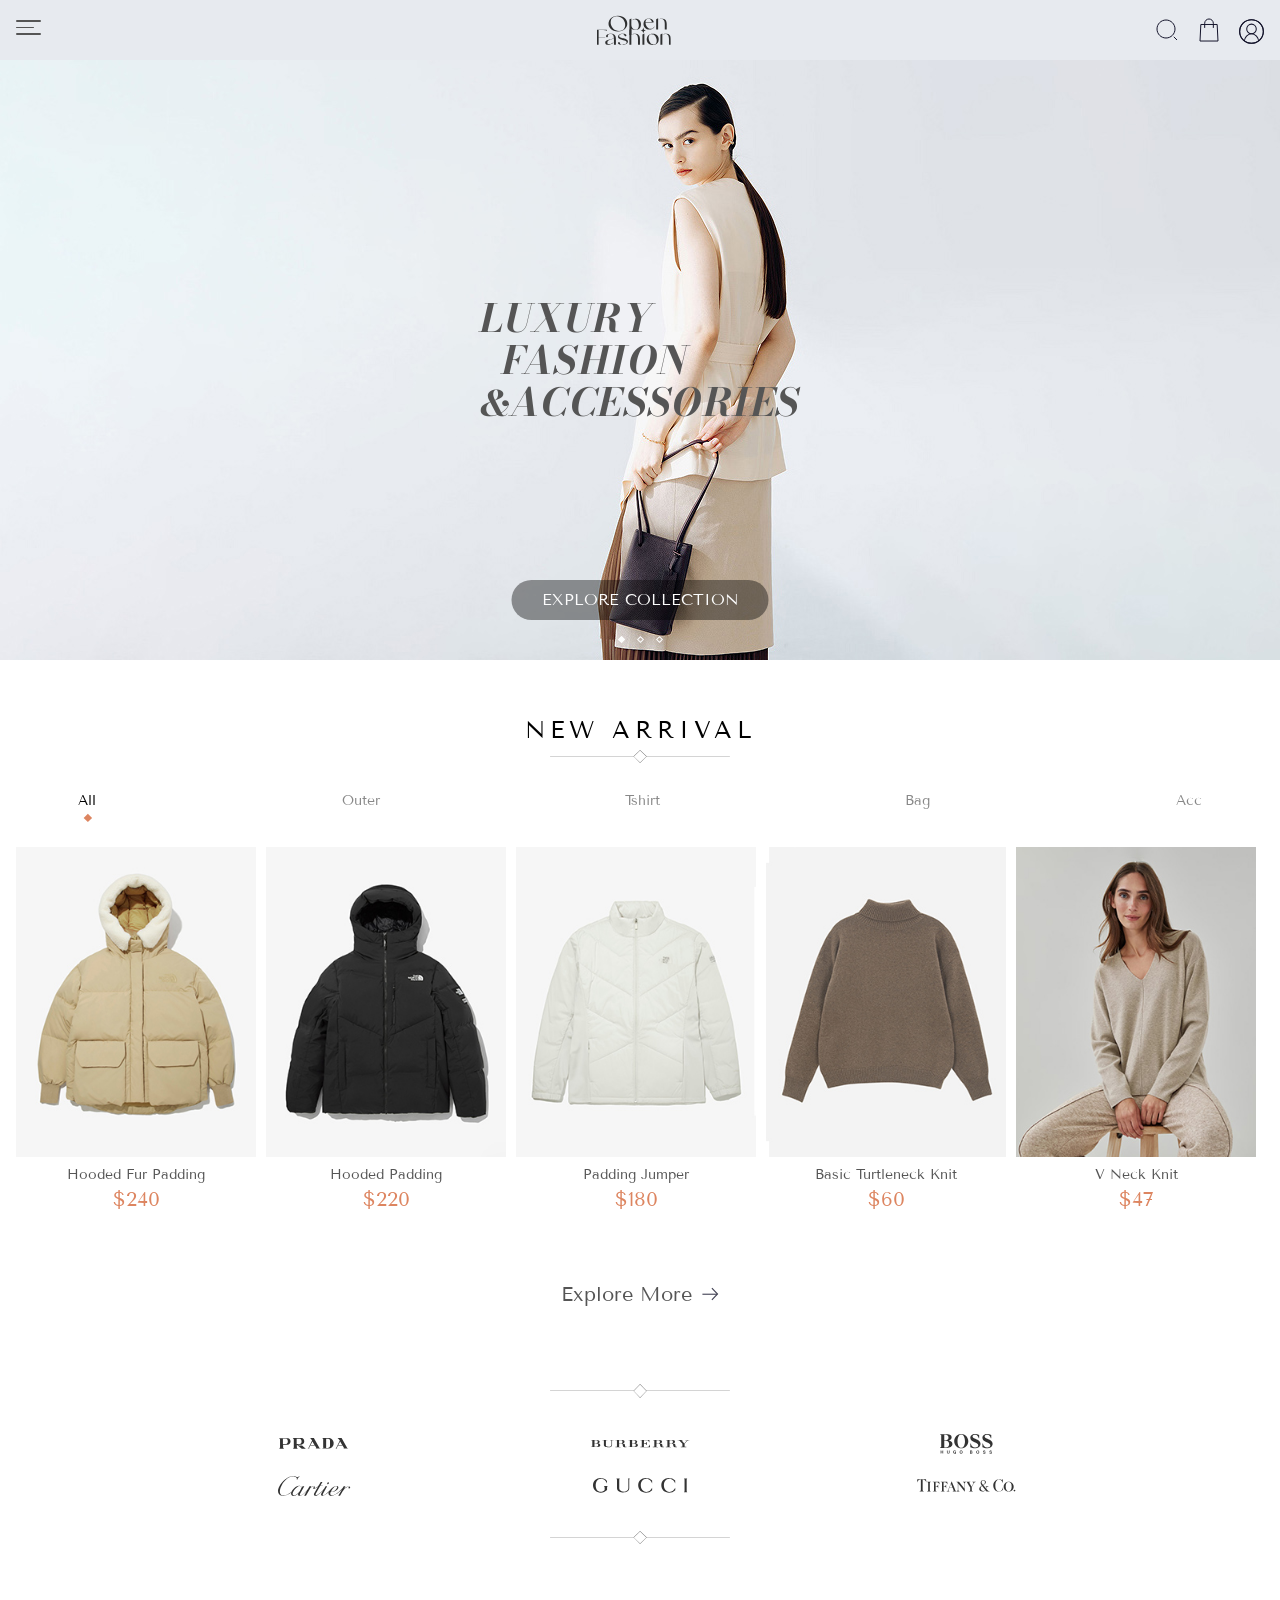
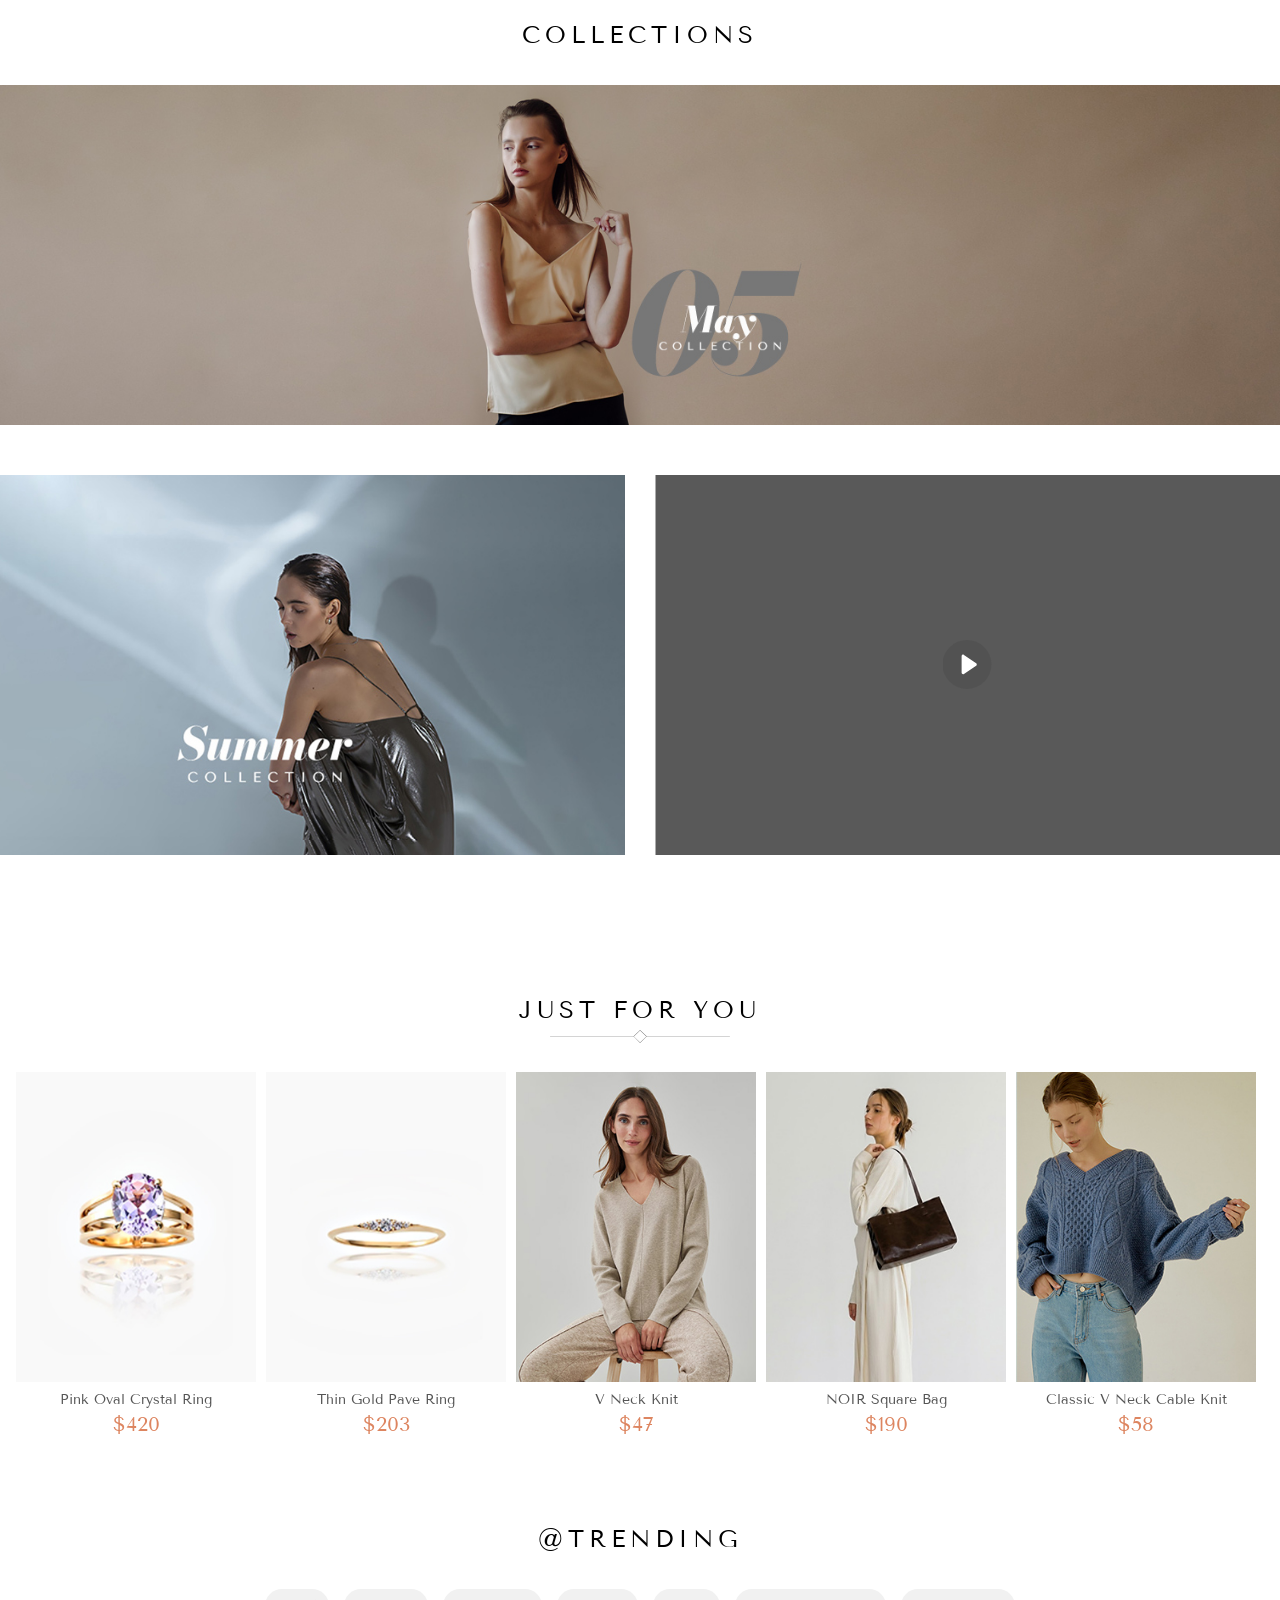
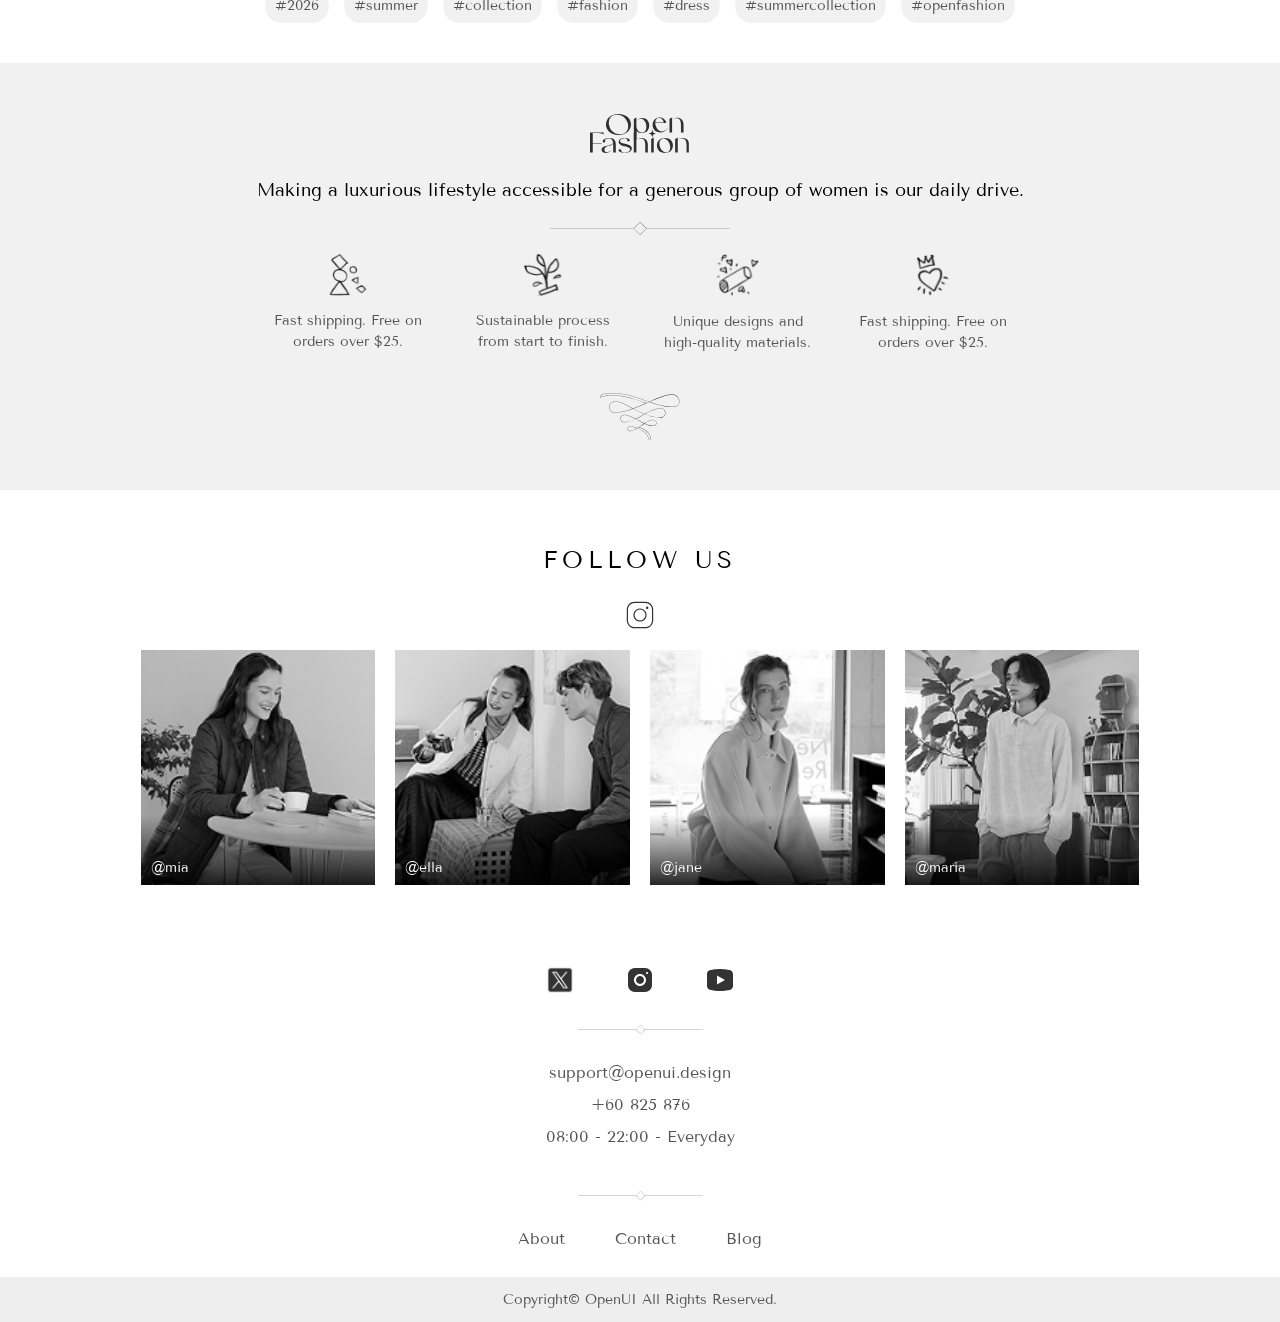
<file: index.html>
<!doctype html>
<html lang="en">
  <head>
    <meta charset="UTF-8" />
    <meta name="viewport" content="width=device-width, initial-scale=1.0" />
    <title>Open Fashion</title>
    <link rel="stylesheet" href="./css/reset.css" />
    <link rel="stylesheet" href="./css/common.css" />
    <link rel="stylesheet" href="./css/main.css" />
    <link rel="stylesheet" href="./css/lib/tenorSans.css" />
    <link rel="stylesheet" href="./css/lib/bodonimoda.css" />
    <link rel="stylesheet" href="./css/lib/swiper-bundle.min.css" />
    <link
      rel="icon"
      type="image/png"
      sizes="32x32"
      href="./images/favicon/favicon_32.png"
    />
    <link
      rel="icon"
      type="image/png"
      sizes="16x16"
      href="./images/favicon/favicon_16.png"
    />
    <link rel="icon" type="image/svg+xml" href="./images/favicon/favicon.svg" />
    <link
      rel="apple-touch-icon"
      sizes="180x180"
      href="./images/favicon/apple.png"
    />
    <script src="./js/lib/swiper-bundle.min.js"></script>
  </head>
  <body>
    <div class="wrap">
      <header class="headerContainer"></header>
      <main id="main">
        <figure class="mainVisual">
          <div class="swiper">
            <div class="swiper-wrapper">
              <div class="visualWrap swiper-slide">
                <img src="./images/main/main_visual1_web.jpg" alt="webVisual" />
                <div class="textWrap">
                  <div class="mainTit">
                    <p>Luxury</p>
                    <p>Fashion</p>
                    <p><span>&</span>Accessories</p>
                  </div>
                  <a
                    href="./productList.html?category=all"
                    class="collectionBtn"
                    >Explore Collection</a
                  >
                </div>
              </div>
              <!-- swiper-wrapper END -->
              <div class="visualWrap swiper-slide">
                <img src="./images/main/main_visual2_web.jpg" alt="webVisual" />
                <div class="textWrap">
                  <div class="mainTit">
                    <p>Luxury</p>
                    <p>Fashion</p>
                    <p><span>&</span>Accessories</p>
                  </div>
                  <a
                    href="./productList.html?category=all"
                    class="collectionBtn"
                    >Explore Collection</a
                  >
                </div>
              </div>
              <!-- swiper-wrapper END -->
              <div class="visualWrap swiper-slide">
                <img src="./images/main/main_visual3_web.jpg" alt="webVisual" />
                <div class="textWrap light">
                  <div class="mainTit">
                    <p>Luxury</p>
                    <p>Fashion</p>
                    <p><span>&</span>Accessories</p>
                  </div>
                  <a
                    href="./productList.html?category=all"
                    class="collectionBtn"
                    >Explore Collection</a
                  >
                </div>
              </div>
              <!-- swiper-wrapper END -->
            </div>
            <div class="swiper-pagination"></div>
          </div>
        </figure>
        <section class="section new">
          <h3 class="sectionTit tit">
            New Arrival
            <span class="titIcon">
              <img src="./images/icons/titUnder.svg" alt="tit under icon" />
            </span>
          </h3>
          <div class="productContainer">
            <ul class="tabMenuWrap">
              <li class="tabMenu on" data-id="all">
                <button class="tabMenuBtn">all</button>
              </li>
              <li class="tabMenu" data-id="outer">
                <button class="tabMenuBtn">outer</button>
              </li>
              <li class="tabMenu" data-id="tshirt">
                <button class="tabMenuBtn">tshirt</button>
              </li>
              <li class="tabMenu" data-id="bag">
                <button class="tabMenuBtn">bag</button>
              </li>
              <li class="tabMenu" data-id="acc">
                <button class="tabMenuBtn">acc</button>
              </li>
            </ul>
            <div class="swiper">
              <ul class="productWrap inital swiper-wrapper"></ul>
            </div>
            <a href="./productList.html?category=all" class="moreBtn">
              Explore More
            </a>
          </div>
        </section>
        <!-- section new END -->
        <div class="brandContainer">
          <span class="titIcon">
            <img src="./images/icons/titUnder.svg" alt="tit under icon" />
          </span>
          <ul class="brandWrap">
            <li><img src="./images/logo/prada.svg" alt="prada" /></li>
            <li><img src="./images/logo/burberry.svg" alt="burberry" /></li>
            <li><img src="./images/logo/boss.svg" alt="boss" /></li>
            <li><img src="./images/logo/catier.svg" alt="catier" /></li>
            <li><img src="./images/logo/gucci.svg" alt="gucci" /></li>
            <li><img src="./images/logo/tiffanyCo.svg" alt="tiffanyCo" /></li>
          </ul>
          <span class="titIcon">
            <img src="./images/icons/titUnder.svg" alt="tit under icon" />
          </span>
        </div>
        <!-- brandContainer END -->
        <section class="section collection">
          <h3 class="sectionTit tit">Collections</h3>
          <div class="imgWrap">
            <div class="imgCont">
              <img src="./images/main/main3.jpg" alt="may collection" />
            </div>
            <div class="imgCont">
              <img src="./images/main/main11.jpg" alt="summer collection" />
            </div>
            <div class="imgCont videoCont">
              <video src="./images/main/collection.mp4" muted></video>
              <button class="playBtn show">
                <img src="./images/icons/play.svg" alt="playBtn" />
              </button>
            </div>
          </div>
        </section>
        <!-- section collection END -->
        <section class="section foryou">
          <h3 class="sectionTit tit">
            Just for You
            <span class="titIcon">
              <img src="./images/icons/titUnder.svg" alt="tit under icon" />
            </span>
          </h3>
          <div class="swiper">
            <ul class="productWrap swiper-wrapper"></ul>
          </div>
        </section>
        <!-- section foryou END -->
        <section class="section trending">
          <h3 class="sectionTit tit">@Trending</h3>
          <ul class="trendWrap">
            <li class="trendCont">#2026</li>
            <li class="trendCont">#summer</li>
            <li class="trendCont">#collection</li>
            <li class="trendCont">#fashion</li>
            <li class="trendCont">#dress</li>
            <li class="trendCont">#summercollection</li>
            <li class="trendCont">#openfashion</li>
          </ul>
        </section>
        <!-- section trending END -->
        <section class="section explan">
          <h3 class="logo">
            <img src="./images/logo/logo.svg" alt="openfashion" />
          </h3>
          <div class="subTit2">
            Making a luxurious lifestyle accessible for a generous group of
            women is our daily drive.
            <span class="titIcon">
              <img src="./images/icons/titUnder.svg" alt="tit under icon" />
            </span>
          </div>
          <ul class="explanWrap">
            <li class="explanCont">
              <img src="./images/icons/sticker1.svg" alt="sticker1" />
              <p>Fast shipping. Free on orders over $25.</p>
            </li>
            <li class="explanCont">
              <img src="./images/icons/sticker2.svg" alt="sticker2" />
              <p>Sustainable process from start to finish.</p>
            </li>
            <li class="explanCont">
              <img src="./images/icons/sticker3.svg" alt="sticker3" />
              <p>Unique designs and high-quality materials.</p>
            </li>
            <li class="explanCont">
              <img src="./images/icons/sticker4.svg" alt="sticker4" />
              <p>Fast shipping. Free on orders over $25.</p>
            </li>
          </ul>
          <span class="sectionSticker">
            <img src="./images/icons/sticker5.svg" alt="sticker5" />
          </span>
        </section>
        <section class="section people">
          <h3 class="sectionTit tit">Follow Us</h3>
          <span class="sectionSticker">
            <img src="./images/icons/instagram_white.svg" alt="instagram" />
          </span>
          <ul class="peopleWrap">
            <li class="peopleCont">
              <a href="javascript:;">
                <img src="./images/main/people1.png" alt="mia" />
                <p class="snsLink">@mia</p>
              </a>
            </li>
            <li class="peopleCont">
              <a href="javascript:;">
                <img src="./images/main/people2.png" alt="jihyn" />
                <p class="snsLink">@ella</p>
              </a>
            </li>
            <li class="peopleCont">
              <a href="javascript:;">
                <img src="./images/main/people3.png" alt="joo" />
                <p class="snsLink">@jane</p>
              </a>
            </li>
            <li class="peopleCont">
              <a href="javascript:;">
                <img src="./images/main/people4.png" alt="seo" />
                <p class="snsLink">@maria</p>
              </a>
            </li>
          </ul>
        </section>
        <!-- section explan END -->
      </main>
      <footer id="footer"></footer>
    </div>
    <!-- swiper -->
    <script type="module" src="./js/include.js"></script>
    <script type="module" src="./js/data/renderData.js"></script>
    <script type="module" src="./js/main.js"></script>
    <script src="./js/common.js"></script>
    <script src="./js/login.js"></script>
    <script>
      const mainVisualSwiper = new Swiper(".mainVisual .swiper", {
        direction: "horizontal",
        slidesPerView: 1,
        pagination: {
          el: ".swiper-pagination",
        },
      });

      const foryouSwiper = new Swiper(".section.foryou .swiper", {
        direction: "horizontal",
        slidesPerView: 2.2,
        spaceBetween: 10,
        freeMode: true,
        breakpoints: {
          768: {
            slidesPerView: "auto",
          },
        },
      });
    </script>
  </body>
</html>
</file>
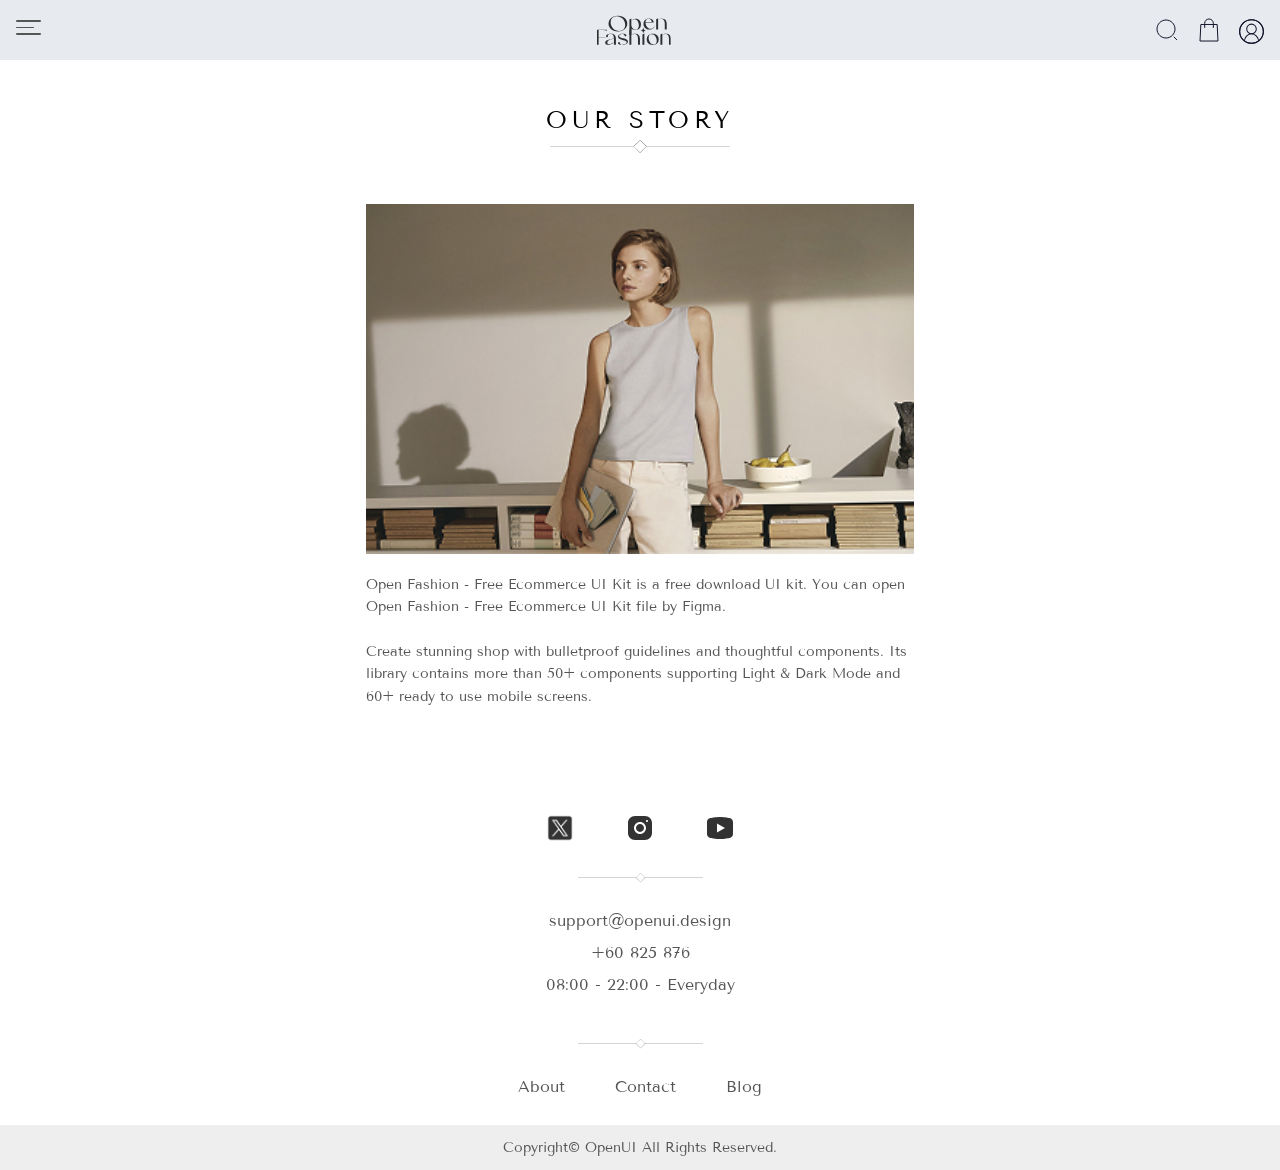
<file: about.html>
<!doctype html>
<html lang="en">
  <head>
    <meta charset="UTF-8" />
    <meta name="viewport" content="width=device-width, initial-scale=1.0" />
    <title>Open Fashion</title>
    <link rel="stylesheet" href="./css/reset.css" />
    <link rel="stylesheet" href="./css/common.css" />
    <link rel="stylesheet" href="./css/main.css" />
    <link rel="stylesheet" href="./css/lib/tenorSans.css" />
    <link rel="stylesheet" href="./css/lib/bodonimoda.css" />
    <link
      rel="icon"
      type="image/png"
      sizes="32x32"
      href="./images/favicon/favicon_32.png"
    />
    <link
      rel="icon"
      type="image/png"
      sizes="16x16"
      href="./images/favicon/favicon_16.png"
    />
    <link rel="icon" type="image/svg+xml" href="./images/favicon/favicon.svg" />
    <link
      rel="apple-touch-icon"
      sizes="180x180"
      href="./images/favicon/apple.png"
    />
  </head>
  <body>
    <div class="wrap">
      <header class="headerContainer"></header>
      <main id="main" class="about">
        <section class="section about">
          <h3 class="sectionMainTit tit">
            our story
            <span class="titIcon">
              <img src="./images/icons/titUnder.svg" alt="tit under icon" />
            </span>
          </h3>
          <div class="sectionContWrap">
            <div class="sectionCont">
              <img src="./images/main/aboutImg.jpg" alt="our story img" />
              <div class="textWrap">
                Open Fashion - Free Ecommerce UI Kit is a free download UI kit.
                You can open Open Fashion - Free Ecommerce UI Kit file by Figma.
                <br /><br />
                Create stunning shop with bulletproof guidelines and thoughtful
                components. Its library contains more than 50+ components
                supporting Light & Dark Mode and 60+ ready to use mobile
                screens.
              </div>
            </div>
            <!-- sectionCont END -->
          </div>
        </section>
      </main>
      <footer id="footer"></footer>
    </div>
    <script type="module" src="./js/include.js"></script>
  </body>
</html>
</file>
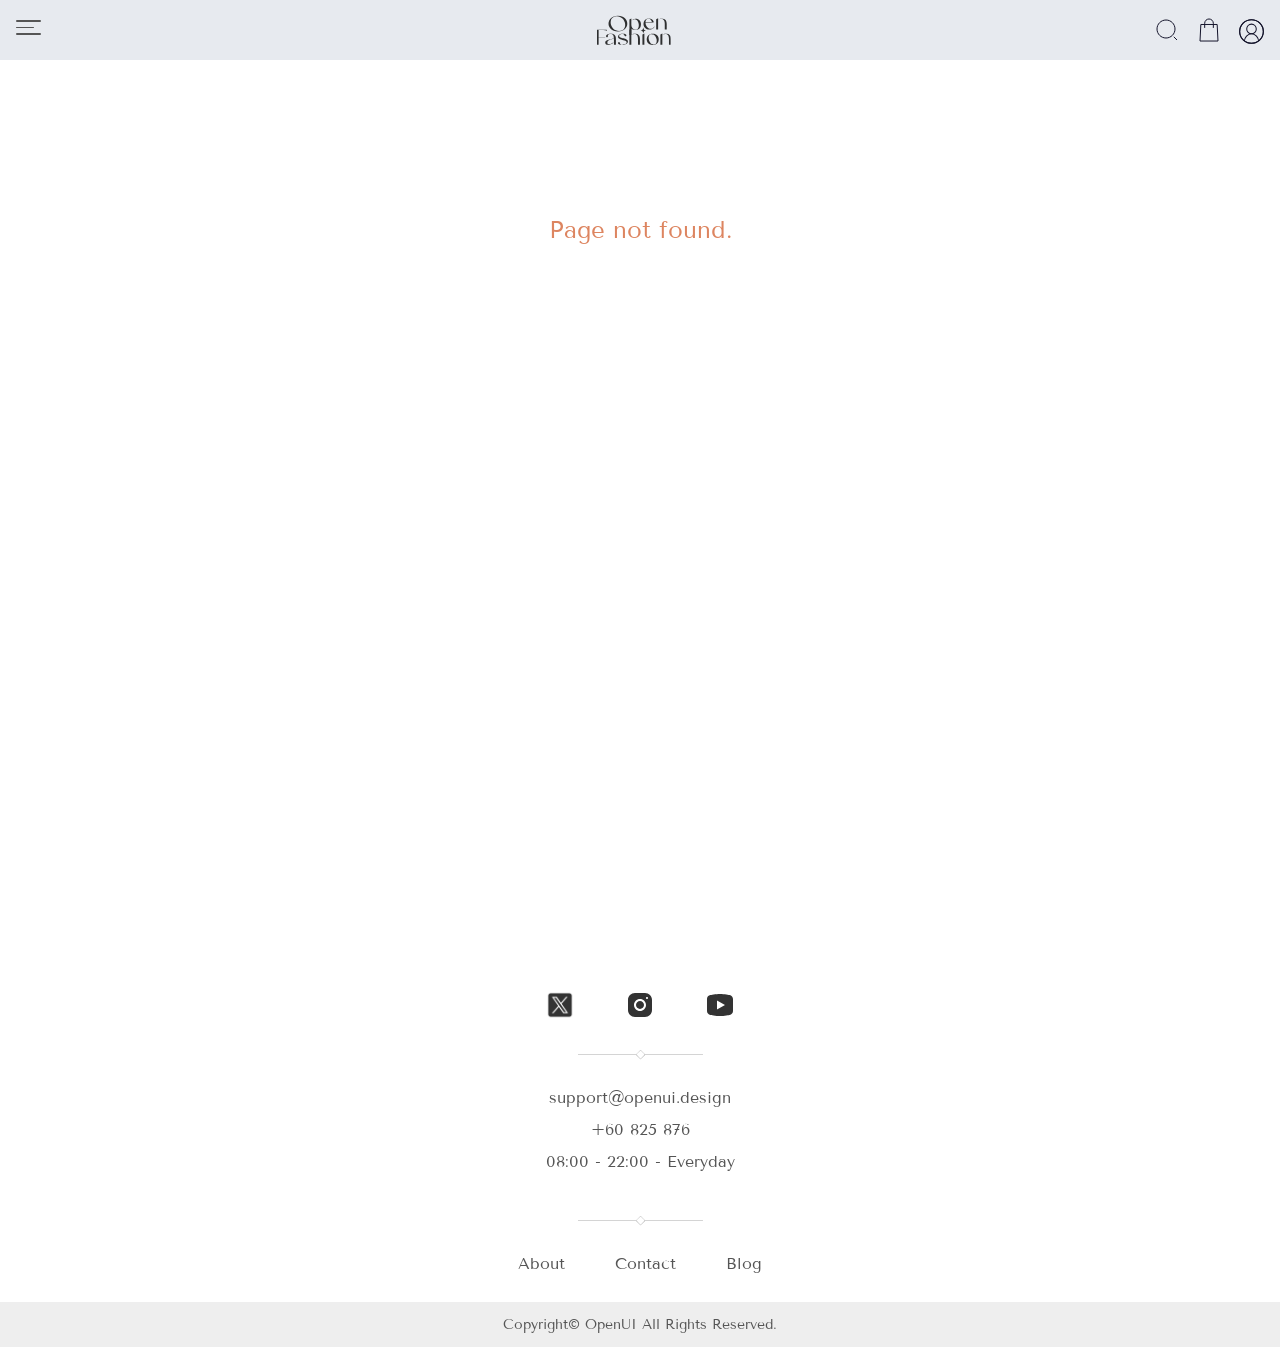
<file: blogCont.html>
<!doctype html>
<html lang="en">
  <head>
    <meta charset="UTF-8" />
    <meta name="viewport" content="width=device-width, initial-scale=1.0" />
    <title>Open Fashion</title>
    <link rel="stylesheet" href="./css/reset.css" />
    <link rel="stylesheet" href="./css/common.css" />
    <link rel="stylesheet" href="./css/main.css" />
    <link rel="stylesheet" href="./css/blog.css" />
    <link rel="stylesheet" href="./css/lib/tenorSans.css" />
    <link rel="stylesheet" href="./css/lib/bodonimoda.css" />
    <link rel="stylesheet" href="./css/lib/swiper-bundle.min.css" />
    <link
      rel="icon"
      type="image/png"
      sizes="32x32"
      href="./images/favicon/favicon_32.png"
    />
    <link
      rel="icon"
      type="image/png"
      sizes="16x16"
      href="./images/favicon/favicon_16.png"
    />
    <link rel="icon" type="image/svg+xml" href="./images/favicon/favicon.svg" />
    <link
      rel="apple-touch-icon"
      sizes="180x180"
      href="./images/favicon/apple.png"
    />
    <script src="./js/lib/swiper-bundle.min.js"></script>
  </head>
  <body>
    <div class="wrap">
      <header class="headerContainer"></header>
      <main id="main">
        <div class="blogDetailContainer"></div>
      </main>
      <footer id="footer"></footer>
    </div>
    <script type="module" src="./js/include.js"></script>
    <script type="module" src="./js/data/renderData.js"></script>
    <script type="module" src="./js/common.js"></script>
    <script type="module" src="./js/blog.js"></script>
    <script></script>
  </body>
</html>
</file>
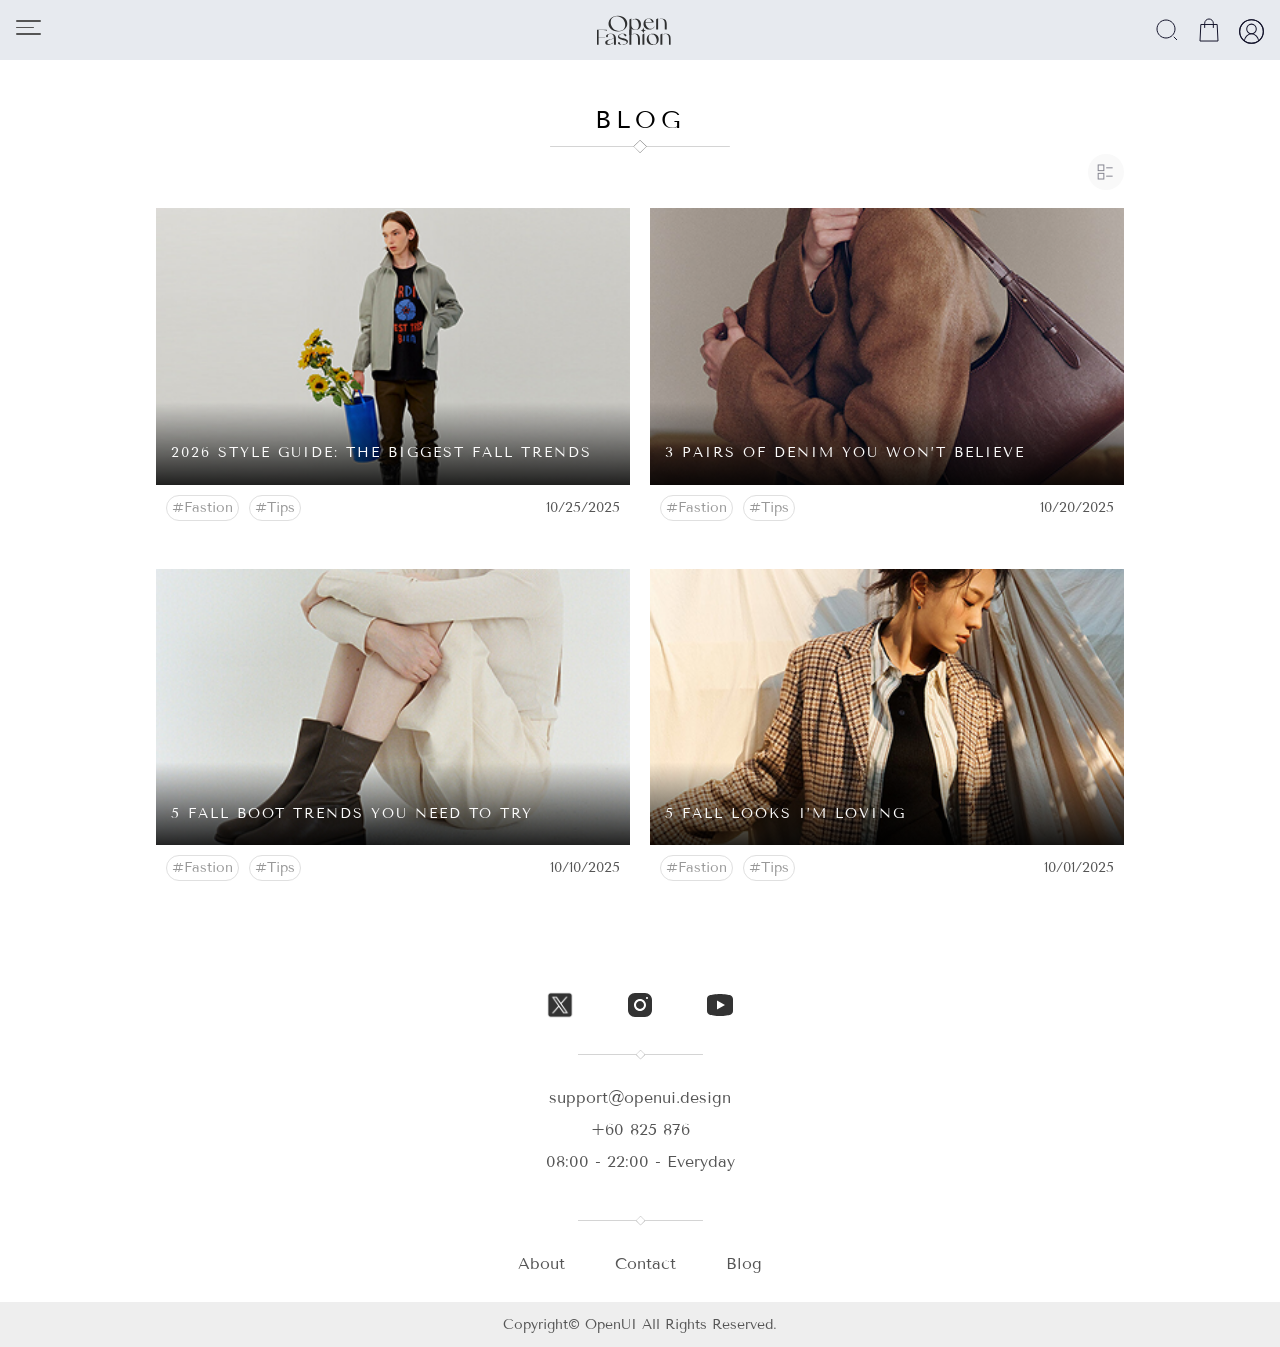
<file: blogMain.html>
<!doctype html>
<html lang="en">
  <head>
    <meta charset="UTF-8" />
    <meta name="viewport" content="width=device-width, initial-scale=1.0" />
    <title>Open Fashion</title>
    <link rel="stylesheet" href="./css/reset.css" />
    <link rel="stylesheet" href="./css/common.css" />
    <link rel="stylesheet" href="./css/main.css" />
    <link rel="stylesheet" href="./css/blog.css" />
    <link rel="stylesheet" href="./css/lib/tenorSans.css" />
    <link rel="stylesheet" href="./css/lib/bodonimoda.css" />
    <link rel="stylesheet" href="./css/lib/swiper-bundle.min.css" />
    <link
      rel="icon"
      type="image/png"
      sizes="32x32"
      href="./images/favicon/favicon_32.png"
    />
    <link
      rel="icon"
      type="image/png"
      sizes="16x16"
      href="./images/favicon/favicon_16.png"
    />
    <link rel="icon" type="image/svg+xml" href="./images/favicon/favicon.svg" />
    <link
      rel="apple-touch-icon"
      sizes="180x180"
      href="./images/favicon/apple.png"
    />
    <script src="./js/lib/swiper-bundle.min.js"></script>
  </head>
  <body>
    <div class="wrap">
      <header class="headerContainer"></header>
      <main id="main">
        <section class="section blog">
          <h3 class="sectionMainTit tit">
            blog
            <span class="titIcon">
              <img src="./images/icons/titUnder.svg" alt="tit under icon" />
            </span>
          </h3>
          <div class="blogContainer">
            <button class="listBtn">
              <img class="list" src="./images/icons/list.svg" alt="show list" />
              <img
                class="gallery"
                src="./images/icons/gallery.svg"
                alt="show gallery"
              />
            </button>
            <ul class="blogWrap"></ul>
          </div>
        </section>
      </main>
      <footer id="footer"></footer>
    </div>
    <script type="module" src="./js/include.js"></script>
    <script type="module" src="./js/data/renderData.js"></script>
    <script src="./js/common.js"></script>
    <script type="module" src="./js/blog.js"></script>
  </body>
</html>
</file>
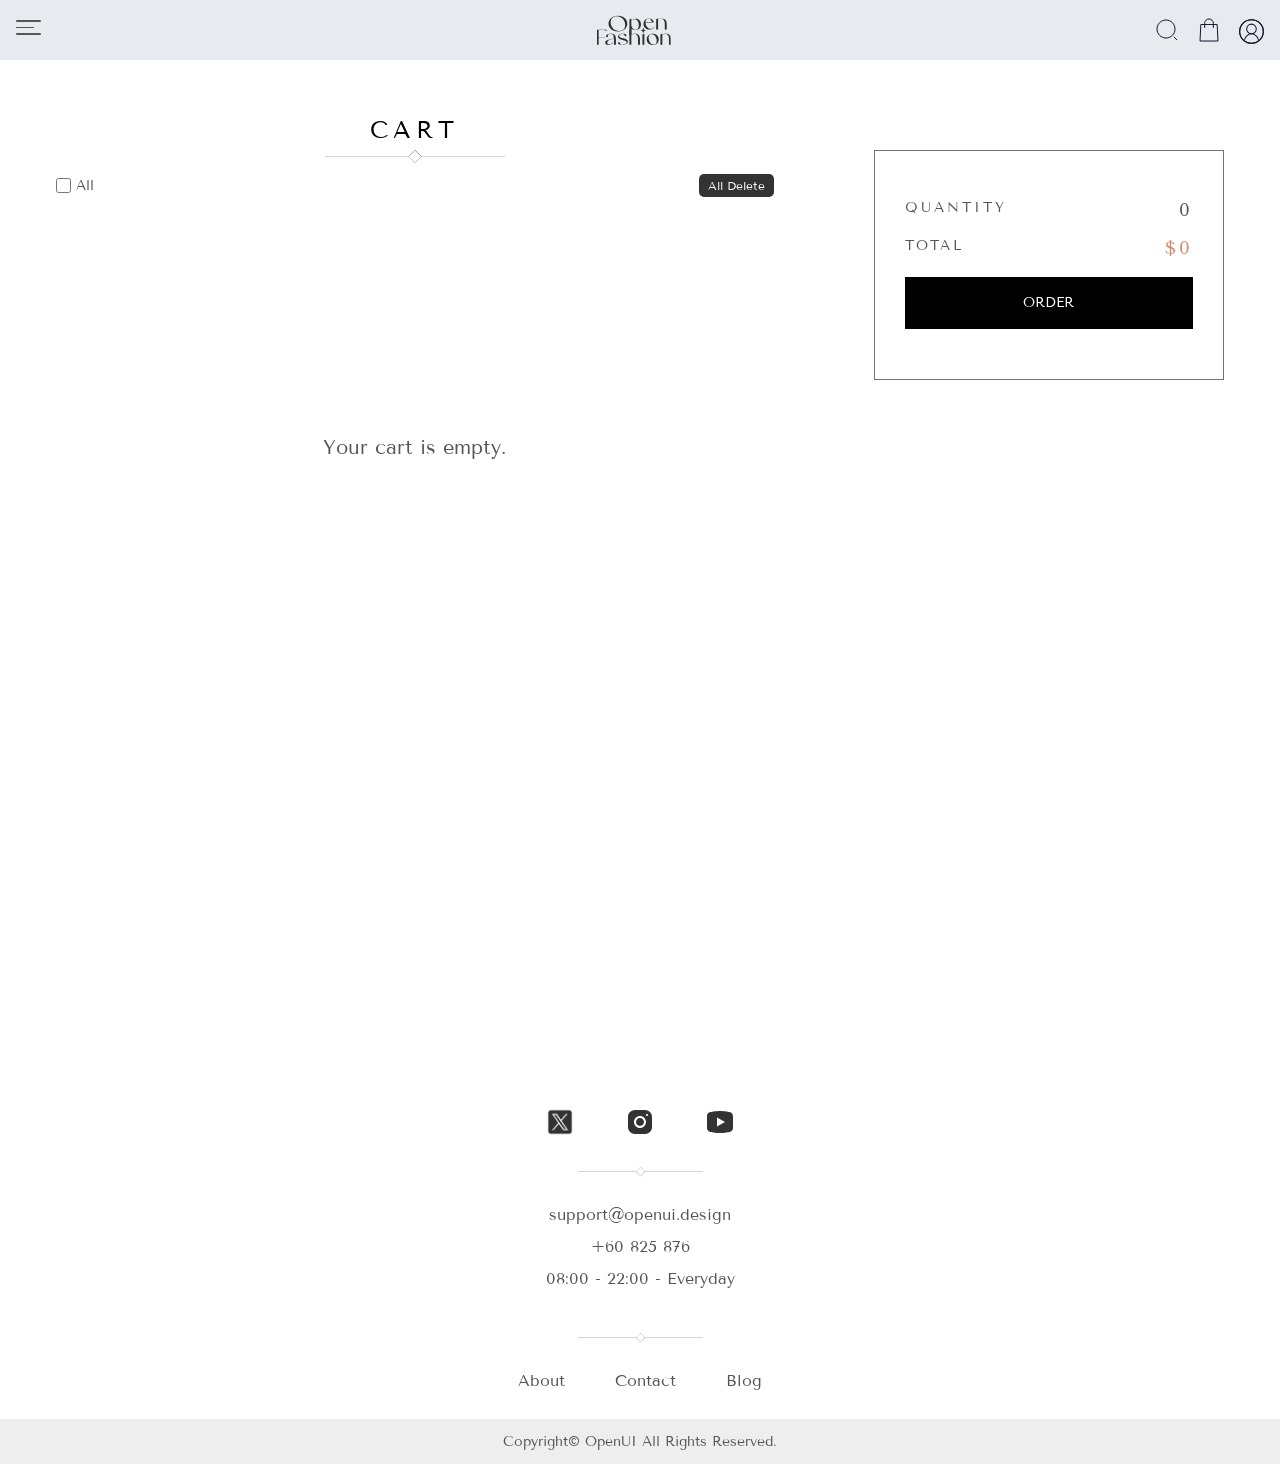
<file: cart.html>
<!doctype html>
<html lang="en">
  <head>
    <meta charset="UTF-8" />
    <meta name="viewport" content="width=device-width, initial-scale=1.0" />
    <title>Open Fashion</title>
    <link rel="stylesheet" href="./css/reset.css" />
    <link rel="stylesheet" href="./css/common.css" />
    <link rel="stylesheet" href="./css/main.css" />
    <link rel="stylesheet" href="./css/form.css" />
    <link rel="stylesheet" href="./css/cart.css" />
    <link rel="stylesheet" href="./css/lib/tenorSans.css" />
    <link rel="stylesheet" href="./css/lib/bodonimoda.css" />
    <link
      rel="icon"
      type="image/png"
      sizes="32x32"
      href="./images/favicon/favicon_32.png"
    />
    <link
      rel="icon"
      type="image/png"
      sizes="16x16"
      href="./images/favicon/favicon_16.png"
    />
    <link rel="icon" type="image/svg+xml" href="./images/favicon/favicon.svg" />
    <link
      rel="apple-touch-icon"
      sizes="180x180"
      href="./images/favicon/apple.png"
    />
  </head>
  <body>
    <div class="wrap">
      <header class="headerContainer"></header>
      <main id="main">
        <div class="cartContainer">
          <div class="cartCont">
            <h3 class="sectionTit tit">
              cart
              <span class="titIcon">
                <img src="./images/icons/titUnder.svg" alt="tit under icon" />
              </span>
            </h3>
            <div class="productContainer">
              <div class="productsHeader">
                <div class="allCheck">
                  <input type="checkbox" id="allCheck" class="allCheck" />
                  <label for="allCheck">all</label>
                </div>
                <button class="allDelete">all delete</button>
              </div>
              <ul class="productsWrap"></ul>
            </div>
          </div>
          <div class="orderWrap">
            <div class="totalWrap quantity">
              <p>quantity</p>
              <p class="quantity">0</p>
            </div>
            <div class="totalWrap price">
              <p>total</p>
              <p class="price">$<span>0</span></p>
            </div>
            <a
              href="./order.html"
              class="blackBtn centerBtn hidden"
              data-id="${detailData.id}"
            >
              order
            </a>
          </div>
        </div>
      </main>
      <footer id="footer"></footer>
    </div>
    <script type="module" src="./js/include.js"></script>
    <script type="module" src="./js/data/renderData.js"></script>
    <script type="module" src="./js/cart.js"></script>
    <script src="./js/common.js"></script>
  </body>
</html>
</file>
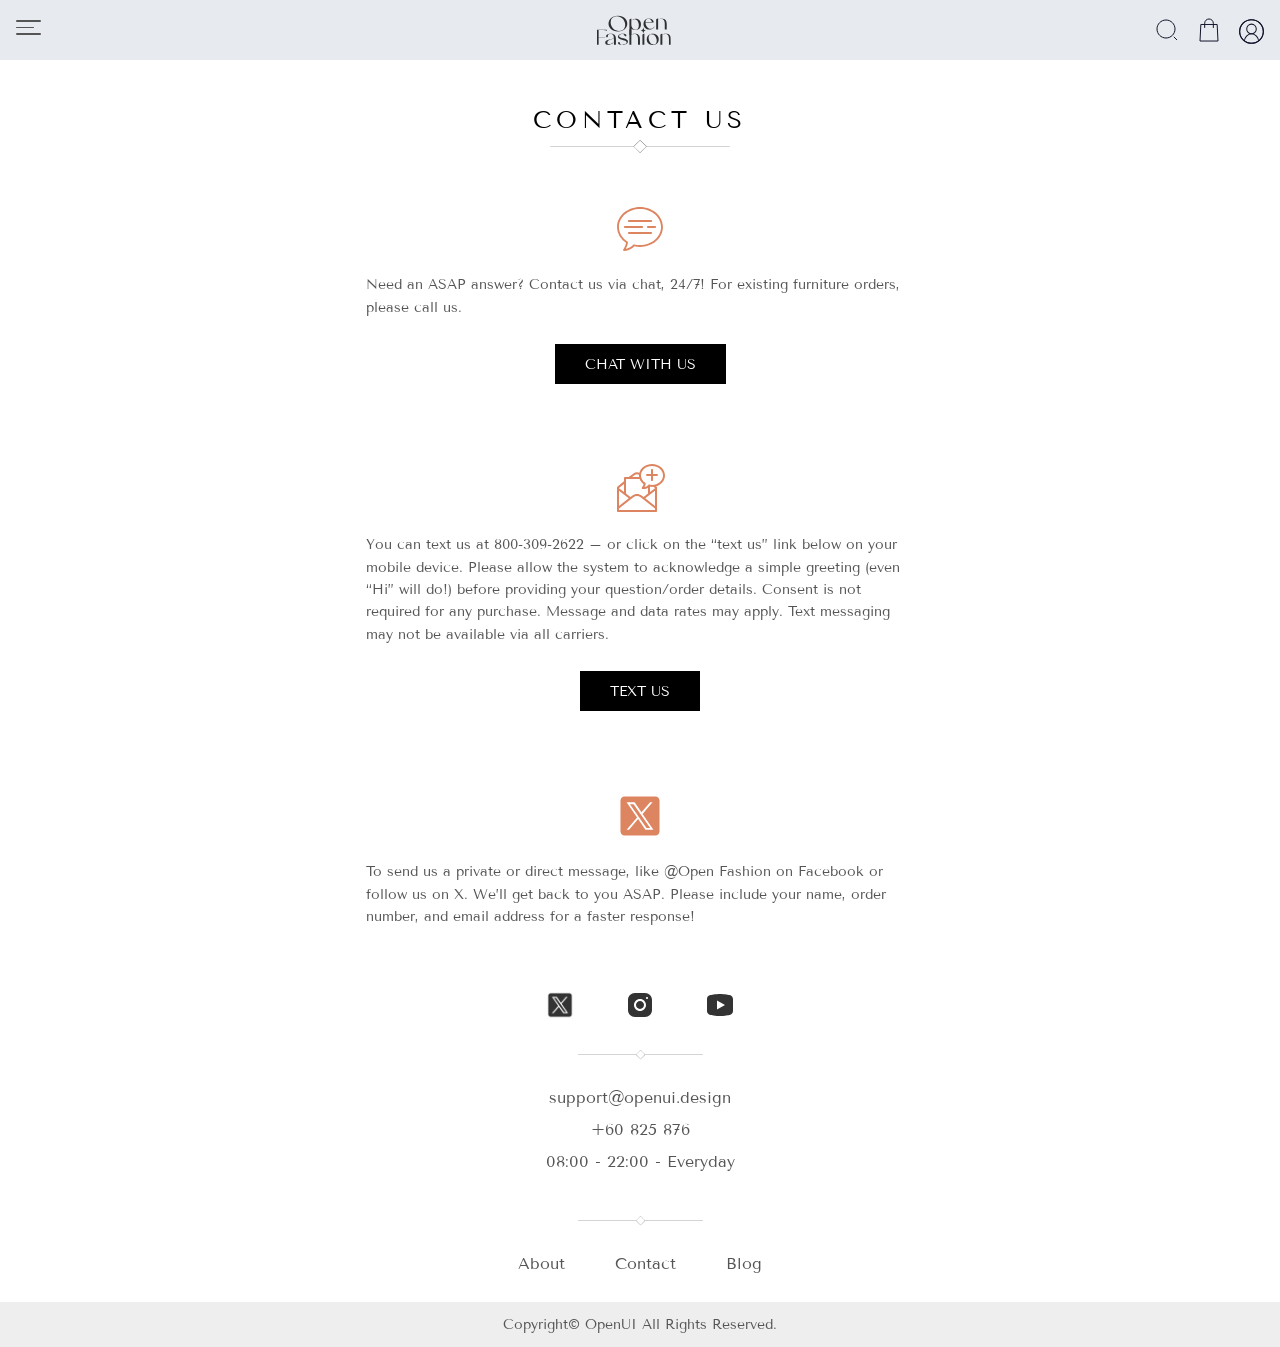
<file: contact.html>
<!doctype html>
<html lang="en">
  <head>
    <meta charset="UTF-8" />
    <meta name="viewport" content="width=device-width, initial-scale=1.0" />
    <title>Open Fashion</title>
    <link rel="stylesheet" href="./css/reset.css" />
    <link rel="stylesheet" href="./css/common.css" />
    <link rel="stylesheet" href="./css/main.css" />
    <link rel="stylesheet" href="./css/lib/tenorSans.css" />
    <link rel="stylesheet" href="./css/lib/bodonimoda.css" />
    <link
      rel="icon"
      type="image/png"
      sizes="32x32"
      href="./images/favicon/favicon_32.png"
    />
    <link
      rel="icon"
      type="image/png"
      sizes="16x16"
      href="./images/favicon/favicon_16.png"
    />
    <link rel="icon" type="image/svg+xml" href="./images/favicon/favicon.svg" />
    <link
      rel="apple-touch-icon"
      sizes="180x180"
      href="./images/favicon/apple.png"
    />
  </head>
  <body>
    <div class="wrap">
      <header class="headerContainer"></header>
      <main id="main">
        <section class="section contact">
          <h3 class="sectionMainTit tit">
            Contact us
            <span class="titIcon">
              <img src="./images/icons/titUnder.svg" alt="tit under icon" />
            </span>
          </h3>
          <div class="sectionContWrap">
            <div class="sectionCont">
              <img src="./images/icons/chat.svg" alt="chat_icon" />
              <div class="textWrap">
                Need an ASAP answer? Contact us via chat, 24/7! For existing
                furniture orders, please call us.
              </div>
              <button class="blackBtn centerBtn">Chat with us</button>
            </div>
            <!-- sectionCont END -->
            <div class="sectionCont">
              <img src="./images/icons/message.svg" alt="message_icon" />
              <div class="textWrap">
                You can text us at 800-309-2622 – or click on the “text us” link
                below on your mobile device. Please allow the system to
                acknowledge a simple greeting (even “Hi” will do!) before
                providing your question/order details. Consent is not required
                for any purchase. Message and data rates may apply. Text
                messaging may not be available via all carriers.
              </div>
              <button class="blackBtn centerBtn">Text us</button>
            </div>
            <!-- sectionCont END -->
            <div class="sectionCont">
              <img src="./images/icons/x_orange.svg" alt="x_icon" />
              <div class="textWrap">
                To send us a private or direct message, like @Open Fashion on
                Facebook or follow us on X. We’ll get back to you ASAP. Please
                include your name, order number, and email address for a faster
                response!
              </div>
            </div>
            <!-- sectionCont END -->
          </div>
        </section>
      </main>
      <footer id="footer"></footer>
    </div>
    <script type="module" src="./js/include.js"></script>
  </body>
</html>
</file>
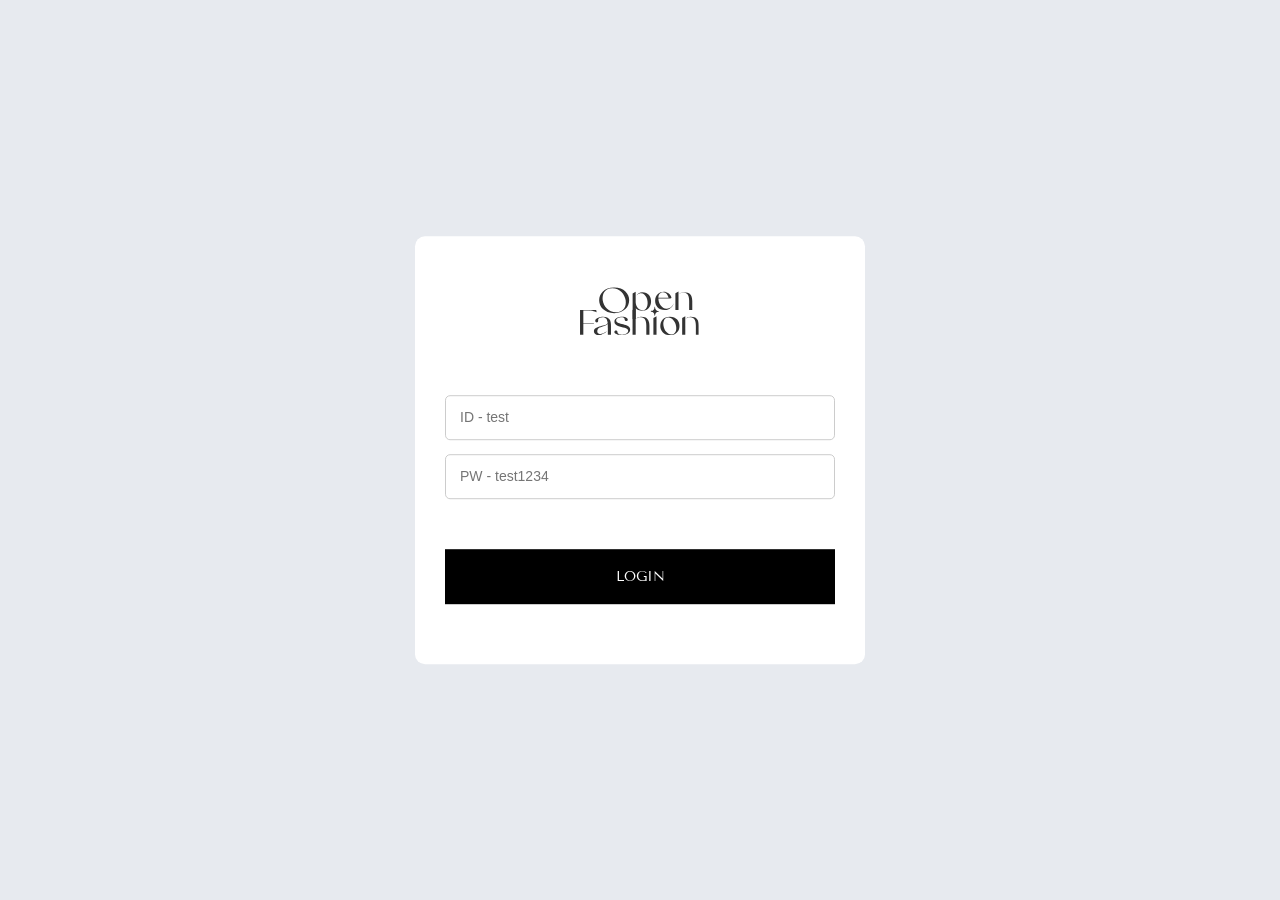
<file: login.html>
<!doctype html>
<html lang="en">
  <head>
    <meta charset="UTF-8" />
    <meta name="viewport" content="width=device-width, initial-scale=1.0" />
    <title>Open Fashion</title>
    <link rel="stylesheet" href="./css/reset.css" />
    <link rel="stylesheet" href="./css/common.css" />
    <link rel="stylesheet" href="./css/main.css" />
    <link rel="stylesheet" href="./css/login.css" />
    <link rel="stylesheet" href="./css/lib/tenorSans.css" />
    <link rel="stylesheet" href="./css/lib/bodonimoda.css" />
    <link
      rel="icon"
      type="image/png"
      sizes="32x32"
      href="./images/favicon/favicon_32.png"
    />
    <link
      rel="icon"
      type="image/png"
      sizes="16x16"
      href="./images/favicon/favicon_16.png"
    />
    <link rel="icon" type="image/svg+xml" href="./images/favicon/favicon.svg" />
    <link
      rel="apple-touch-icon"
      sizes="180x180"
      href="./images/favicon/apple.png"
    />
  </head>
  <body>
    <div class="loginWrap">
      <div class="loginCont">
        <form action="javascript:void(0);" id="loginForm">
          <h2 class="logo"><img src="./images/logo/logo.svg" alt="" /></h2>
          <div class="inputWrap">
            <input type="text" id="id" placeholder="ID - test" />
            <span class="errorText">Please enter your ID</span>
          </div>
          <div class="inputWrap">
            <input type="password" id="pw" placeholder="PW - test1234" />
            <span class="errorText">Please enter your password</span>
          </div>

          <button type="submit" class="blackBtn loginBtn">login</button>
        </form>
      </div>
    </div>
    <script src="./js/login.js"></script>
  </body>
</html>
</file>
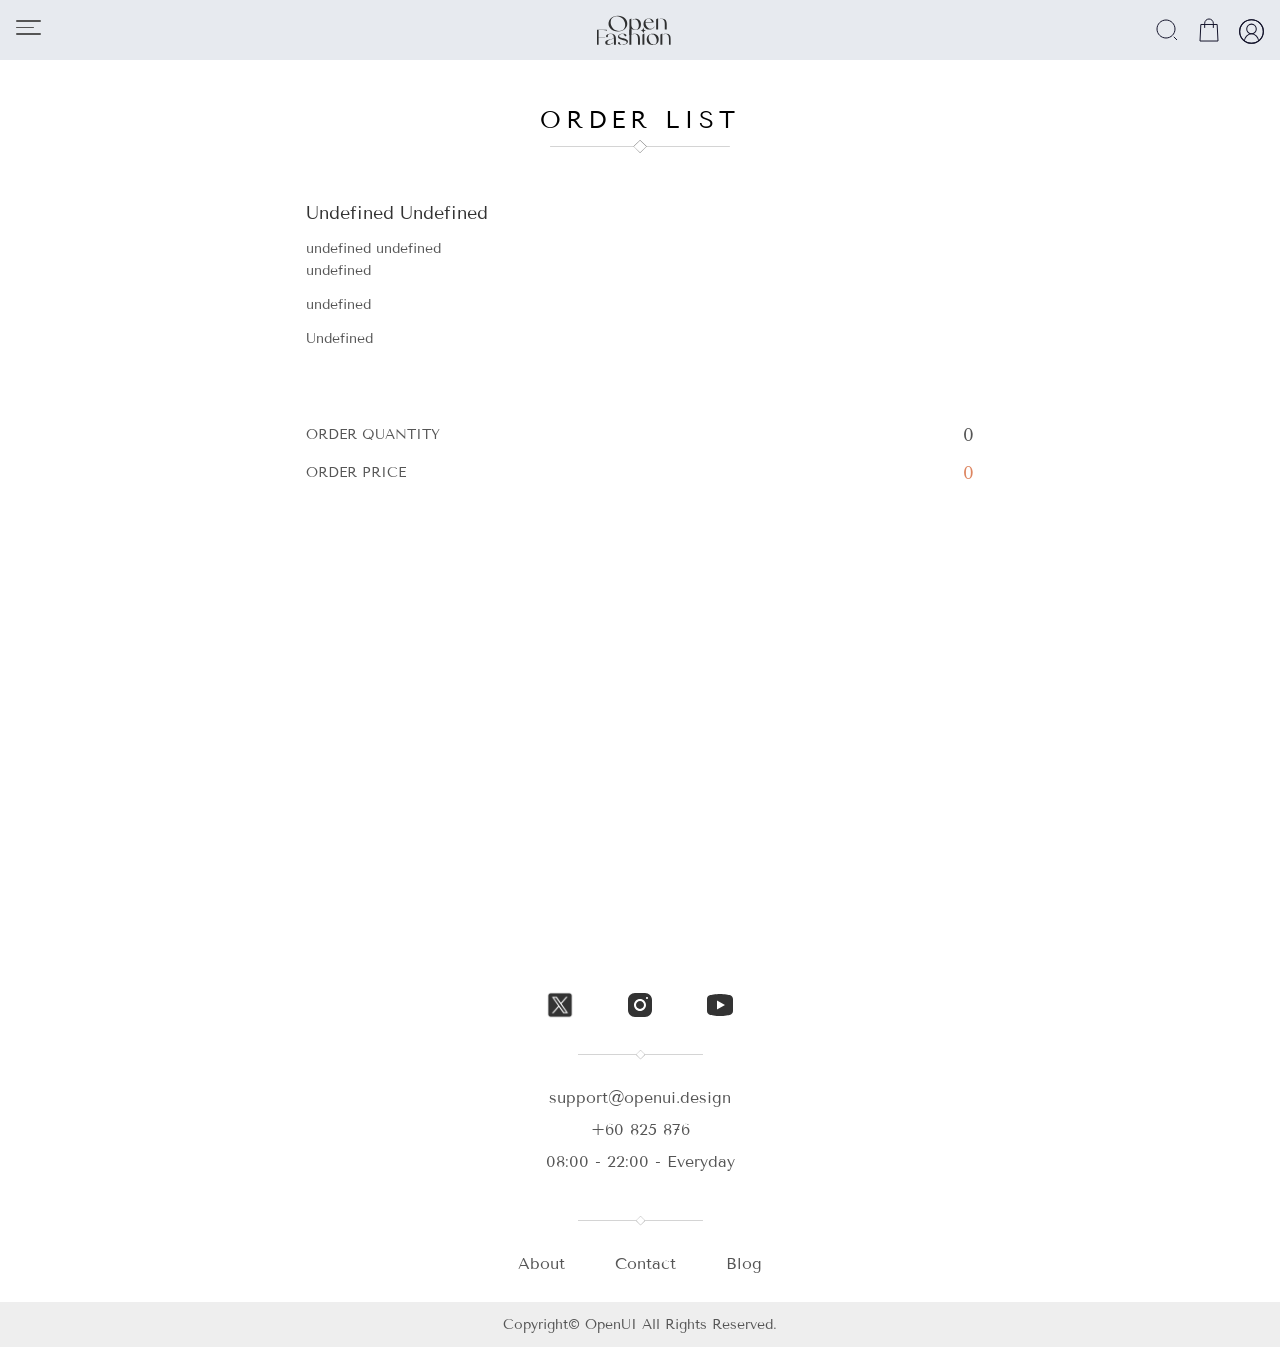
<file: orderList.html>
<!doctype html>
<html lang="en">
  <head>
    <meta charset="UTF-8" />
    <meta
      name="viewport"
      content="width=device-width, initial-scale=1.0 user-scalable=no"
    />
    <title>Open Fashion</title>
    <link rel="stylesheet" href="./css/reset.css" />
    <link rel="stylesheet" href="./css/common.css" />
    <link rel="stylesheet" href="./css/main.css" />
    <link rel="stylesheet" href="./css/form.css" />
    <link rel="stylesheet" href="./css/order.css" />
    <link rel="stylesheet" href="./css/lib/tenorSans.css" />
    <link rel="stylesheet" href="./css/lib/bodonimoda.css" />
    <link
      rel="icon"
      type="image/png"
      sizes="32x32"
      href="./images/favicon/favicon_32.png"
    />
    <link
      rel="icon"
      type="image/png"
      sizes="16x16"
      href="./images/favicon/favicon_16.png"
    />
    <link rel="icon" type="image/svg+xml" href="./images/favicon/favicon.svg" />
    <link
      rel="apple-touch-icon"
      sizes="180x180"
      href="./images/favicon/apple.png"
    />
    <script src="./js/lib/postcode.v2.js"></script>
  </head>
  <body>
    <div class="wrap">
      <header class="headerContainer"></header>
      <main id="main">
        <section class="section orderList">
          <h3 class="sectionMainTit tit">
            order list
            <span class="titIcon">
              <img src="./images/icons/titUnder.svg" alt="tit under icon" />
            </span>
          </h3>
          <div class="orderInfoWrap"></div>
          <ul class="productsWrap orderProducts"></ul>
          <div class="orderTotalWrap">
            <p class="quantity">order quantity <span></span></p>
            <p class="price">order price <span></span></p>
          </div>
        </section>
      </main>
      <footer id="footer"></footer>
    </div>
    <script type="module" src="./js/include.js"></script>
    <script type="module" src="./js/data/renderData.js"></script>
    <script type="module" src="./js/orderList.js"></script>
    <script src="./js/common.js"></script>
  </body>
</html>
</file>
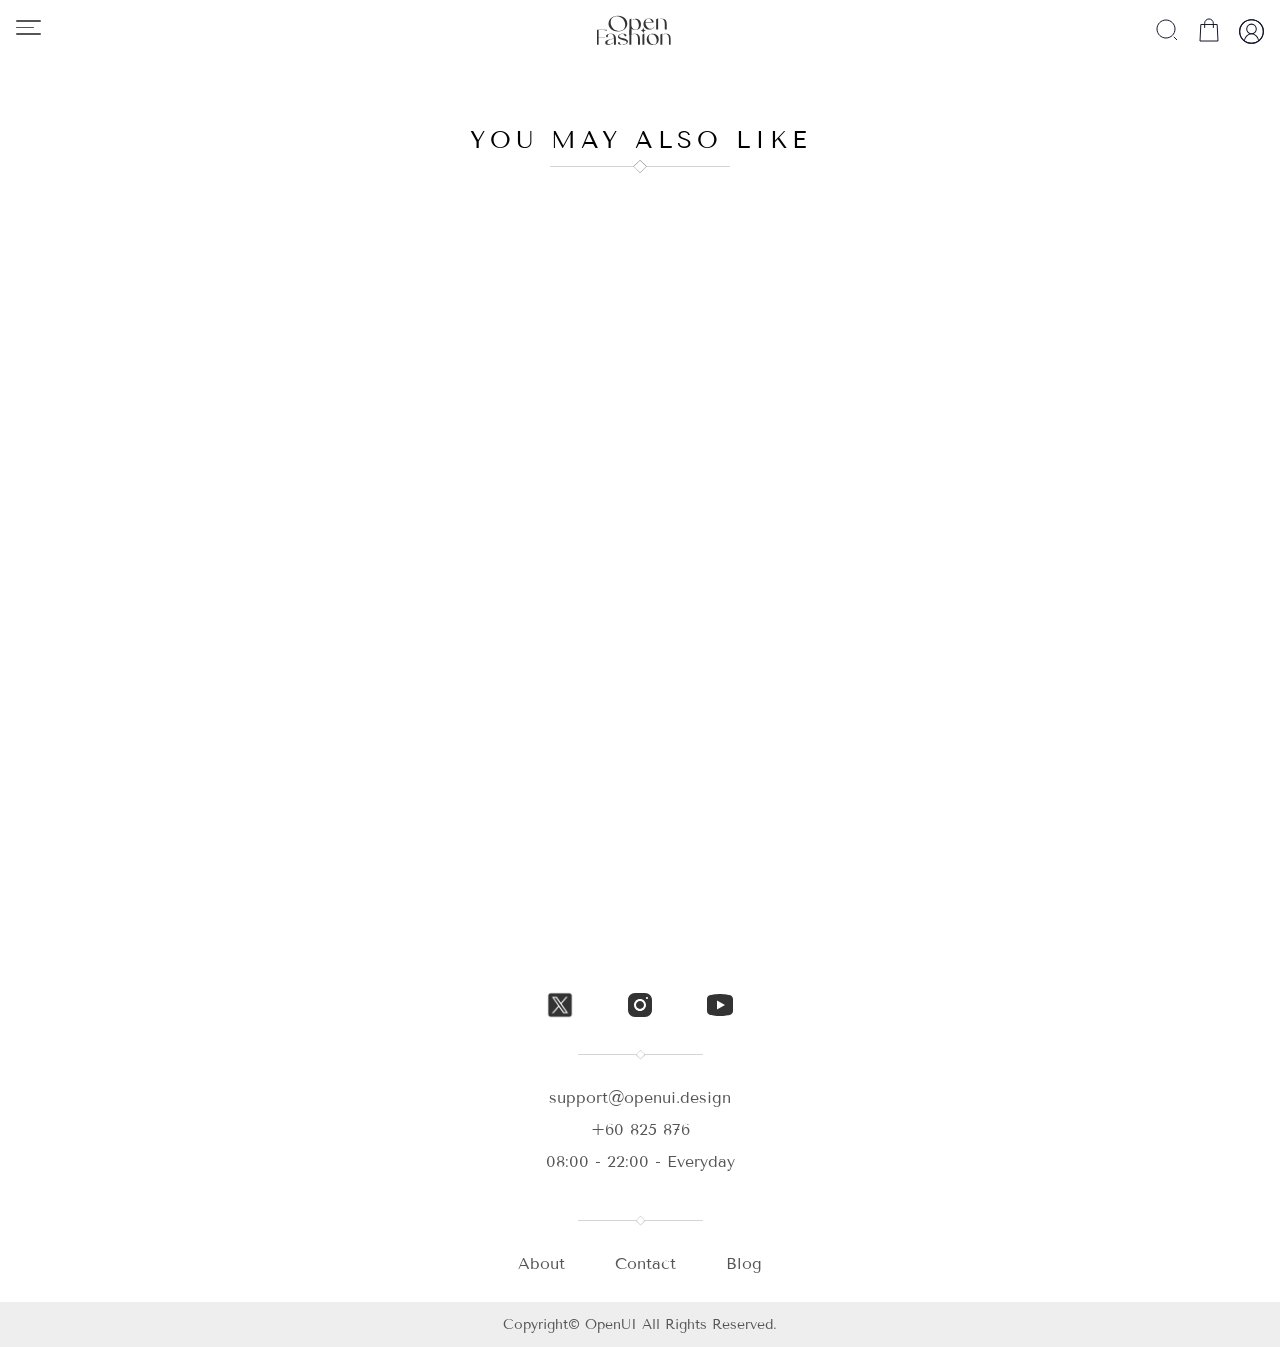
<file: productDetail.html>
<!doctype html>
<html lang="en">
  <head>
    <meta charset="UTF-8" />
    <meta name="viewport" content="width=device-width, initial-scale=1.0" />
    <title>Open Fashion</title>
    <link rel="stylesheet" href="./css/reset.css" />
    <link rel="stylesheet" href="./css/common.css" />
    <link rel="stylesheet" href="./css/main.css" />
    <link rel="stylesheet" href="./css/detail.css" />
    <link rel="stylesheet" href="./css/lib/swiper-bundle.min.css" />
    <link rel="stylesheet" href="./css/lib/tenorSans.css" />
    <link rel="stylesheet" href="./css/lib/bodonimoda.css" />
    <link
      rel="icon"
      type="image/png"
      sizes="32x32"
      href="./images/favicon/favicon_32.png"
    />
    <link
      rel="icon"
      type="image/png"
      sizes="16x16"
      href="./images/favicon/favicon_16.png"
    />
    <link rel="icon" type="image/svg+xml" href="./images/favicon/favicon.svg" />
    <link
      rel="apple-touch-icon"
      sizes="180x180"
      href="./images/favicon/apple.png"
    />
    <script src="./js/lib/jquery-4.0.0.slim.min.js"></script>
    <script src="./js/lib/swiper-bundle.min.js"></script>
  </head>
  <body>
    <div class="wrap">
      <header class="headerContainer white"></header>
      <main id="main">
        <div class="productDetailContainer">
          <section class="recommendProducts">
            <h3 class="sectionTit tit">
              You may also like
              <span class="titIcon">
                <img src="./images/icons/titUnder.svg" alt="tit under icon" />
              </span>
            </h3>
            <ul class="productsWrap"></ul>
          </section>
        </div>
        <!-- productDetailContainer END -->
      </main>
      <footer id="footer"></footer>
    </div>
    <script type="module" src="./js/include.js"></script>
    <script type="module" src="./js/data/renderData.js"></script>
    <script type="module" src="./js/productsDetail.js"></script>
    <script type="module" src="./js/cart.js"></script>
    <script src="./js/common.js"></script>
    <script></script>
  </body>
</html>
</file>
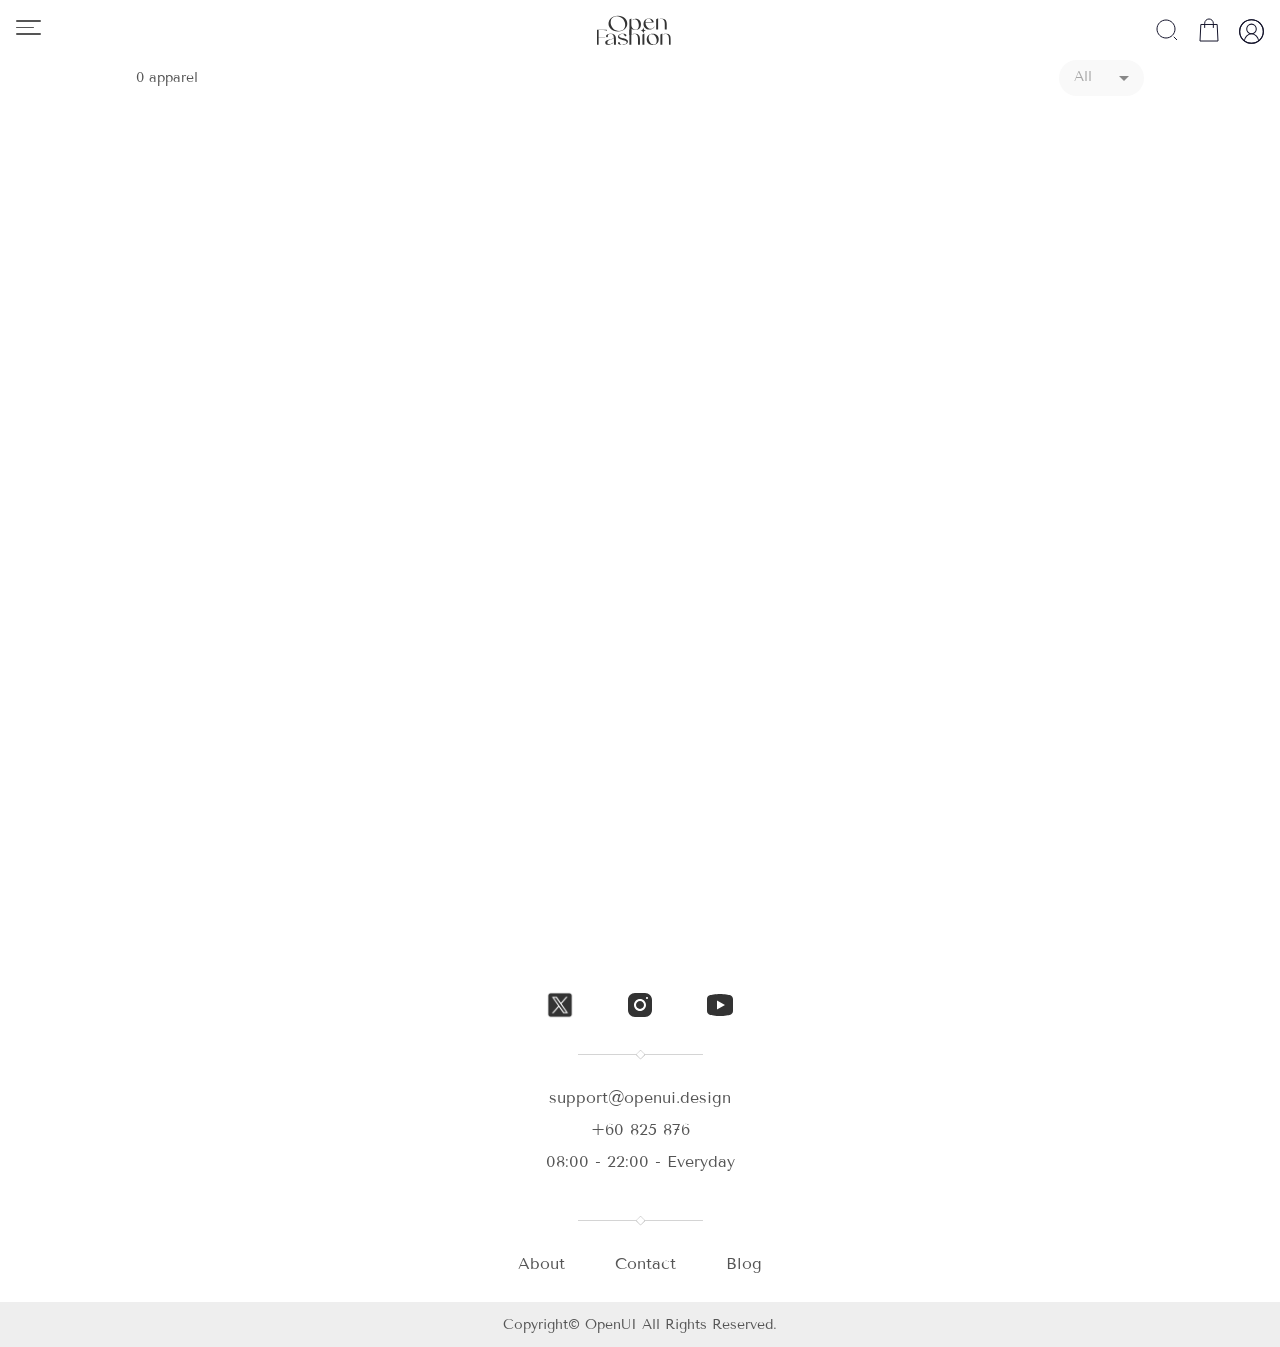
<file: productList.html>
<!doctype html>
<html lang="en">
  <head>
    <meta charset="UTF-8" />
    <meta name="viewport" content="width=device-width, initial-scale=1.0" />
    <title>Open Fashion</title>
    <link rel="stylesheet" href="./css/reset.css" />
    <link rel="stylesheet" href="./css/common.css" />
    <link rel="stylesheet" href="./css/main.css" />
    <link rel="stylesheet" href="./css/lib/choices.min.css" />
    <link rel="stylesheet" href="./css/select.css" />
    <link rel="stylesheet" href="./css/lib/tenorSans.css" />
    <link rel="stylesheet" href="./css/lib/bodonimoda.css" />
    <link
      rel="icon"
      type="image/png"
      sizes="32x32"
      href="./images/favicon/favicon_32.png"
    />
    <link
      rel="icon"
      type="image/png"
      sizes="16x16"
      href="./images/favicon/favicon_16.png"
    />
    <link rel="icon" type="image/svg+xml" href="./images/favicon/favicon.svg" />
    <link
      rel="apple-touch-icon"
      sizes="180x180"
      href="./images/favicon/apple.png"
    />
    <script src="./js/lib/jquery-4.0.0.slim.min.js"></script>
    <script src="./js/lib/choices.min.js"></script>
  </head>
  <body>
    <div class="wrap">
      <header class="headerContainer white"></header>
      <main id="main">
        <div class="productListContainer">
          <!-- productFilterWrap END -->
          <div class="productsContainer">
            <div class="productFilterWrap">
              <div class="productFilterHead">
                <p class="totalNum"><span></span> apparel</p>
                <div class="filterSelectWrap">
                  <select name="filter" id="filterSelect">
                    <option value="">all</option>
                    <option value="new">new</option>
                    <option value="low">low</option>
                    <option value="high">high</option>
                  </select>
                </div>
              </div>
              <!-- productFilterHead END -->
            </div>
            <!-- productFilterWrap END -->
            <ul class="productsWrap"></ul>
          </div>
          <!-- productsWrap END -->
        </div>
      </main>
      <footer id="footer"></footer>
    </div>
    <script type="module" src="./js/include.js"></script>
    <script type="module" src="./js//data/renderData.js"></script>
    <script type="module" src="./js/products.js"></script>
    <script src="./js/common.js"></script>
    <script>
      const select = document.querySelector("#filterSelect");

      const choices = new Choices(select, {
        searchEnabled: false,
        itemSelectText: "",
      });
    </script>
  </body>
</html>
</file>
<file: css/common.css>
@charset "utf-8";

/* 공통 요소 */
:root {
  --black: #000000;
  --gray1: #333333;
  --gray2: #555555;
  --gray3: #888888;
  --gray4: #727272;
  --beige1: #e0cfba;
  --beige2: #d9dbe9;
  --white1: #f8f0e7;
  --white2: #d9dbe9;
  --white3: #fcfcfc;
  --orange1: #a8715a;
  --orange2: #dd8560;

  --tit: clamp(20px, 3vw, 24px);
  --subTit1: clamp(18px, 3vw, 20px);
  --subTit2: clamp(16px, 3vw, 18px);
  --lhTit: 40px;
  --lhSubTit1: 24px;
  --lhSubTit2: 20px;

  --fsL: clamp(16px, 3vw, 20px);
  --fsM: clamp(14px, 3vw, 18px);
  --fsS: clamp(12px, 3vw, 14px);

  --lh: 24px;
  --lhS: 18px;
}
.tit {
  font-size: var(--tit);
  color: var(--black);
  line-height: var(--lhTit);
}
.subTit1 {
  font-size: var(--subTit1);
  color: var(--black);
  line-height: var(--lhSubTit1);
}
.subTit2 {
  font-size: var(--subTit2);
  color: var(--black);
  line-height: var(--lhSubTit2);
}

#main {
  min-height: 100vh;
  box-sizing: border-box;
}
/* button */
.blackBtn {
  position: static;
  display: flex;
  align-items: center;
  gap: 10px;
  width: 100%;
  padding: 18px 16px;
  margin-top: 40px;
  background: var(--black);
  color: #fff;
  text-align: left;
  text-transform: uppercase;
  transition: 300ms;
  border-top: 1px solid transparent;
  border-bottom: 1px solid transparent;
}
.blackBtn:before {
  content: "";
  display: block;
  width: 20px;
  height: 20px;
  background: url("../images/icons/plus_w.svg") no-repeat center / cover;
}
.blackBtn:after {
  content: "";
  display: block;
  width: 24px;
  height: 24px;
  margin-left: auto;
  background: url("../images/icons/shoppingbag_white.svg") no-repeat center /
    cover;
}
.blackBtn:hover {
  background: #fff;
  color: var(--black);
  border-top: 1px solid var(--black);
  border-bottom: 1px solid var(--black);
}
.blackBtn:hover:before {
  background-image: url("../images/icons/plus.svg");
}
.blackBtn:hover:after {
  background-image: url("../images/icons/shoppingbag_black.svg");
}
.blackBtn.centerBtn {
  justify-content: center;
}
.blackBtn.centerBtn:before,
.blackBtn.centerBtn:after {
  display: none;
}
.listBtn {
  display: flex;
  align-items: center;
  justify-content: center;
  width: 36px;
  height: 36px;
  margin-left: auto;
  margin-bottom: 18px;
  border-radius: 50%;
  background: #f9f9f9;
}

/* pagination */
#main .swiper-pagination {
  bottom: 15px;
}
#main .swiper-pagination-bullet {
  width: 5px;
  height: 5px;
  border-radius: 0;
  transform: rotate(45deg);
  border: 1px solid var(--white3);
  background: none;
  margin: 0 7px;
  opacity: 1;
}
#main .swiper-pagination-bullet-active {
  background: var(--white3);
}

/* header */
.headerContainer {
  position: fixed;
  left: 0;
  top: 0;
  width: 100%;
  height: 60px;
  line-height: 60px;
  background: #e7eaef;
  z-index: 999;
}
.headerContainer.white {
  background: #fff;
}
.headerWrap {
  height: 100%;
  display: flex;
  align-items: center;
  justify-content: space-between;
  padding: 0 16px;
}
.headerWrap .logo {
  position: absolute;
  left: 50%;
  transform: translateX(-55%);
}
.headerWrap .logo img {
  width: 95%;
}
.headerWrap .headerOption {
  display: flex;
  align-items: center;
  gap: 18px;
}
.headerOption .loginWrap {
  width: 25px;
  height: 25px;
  margin-top: 2px;
}
.headerOption .logoutBtn {
  display: none;
}
.headerOption .loginBtn > img {
  width: 100%;
}
.headerWrap .menuBtn span {
  display: block;
  width: 25px;
  height: 1.5px;
  background: var(--gray2);
  margin-bottom: 5px;
  border-radius: 10px;
  transition: 300ms;
}
.headerWrap .menuBtn span:nth-of-type(2) {
  width: 18px;
}
.headerWrap .menuBtn.active span:first-of-type {
  transform: rotate(45deg) translateY(5px) translateX(1px);
}
.headerWrap .menuBtn.active span:nth-of-type(2) {
  display: none;
}
.headerWrap .menuBtn.active span:last-of-type {
  transform: rotate(-45deg) translateY(-4px) translateX(0);
}
/* main 공통 */
.sectionTit,
.sectionMainTit {
  text-transform: uppercase;
  letter-spacing: 5px;
}
.sectionTit {
  text-align: center;
}
.sectionMainTit {
  padding-top: 40px;
  text-align: center;
}
.titIcon {
  display: block;
  width: 35%;
  max-width: 180px;
  margin: 0 auto;
}
.titIcon > img {
  width: 100%;
}
.productCont {
  position: relative;
  max-width: 240px;
}
.productCont .imgWrap {
  position: relative;
  width: 100%;
  height: 240px;
}
.productCont .imgWrap > img {
  position: absolute;
  top: 0;
  left: 50%;
  transform: translateX(-50%);
  width: 100%;
  height: 100%;
  object-fit: cover;
  -webkit-touch-callout: none; /* iOS 롱프레스 메뉴 차단 */
  -webkit-user-select: none; /* 텍스트/이미지 선택 방지 */
  user-select: none;
  -webkit-user-drag: none; /* 이미지 드래그 방지 */
}
.productCont .productInfoWrap {
  margin-top: 10px;
}
.productInfoWrap .brand {
  font-size: var(--fsS);
  margin-bottom: 6px;
  color: var(--black);
}
.productInfoWrap .name {
  font-size: var(--fsS);
  line-height: 1.1;
}
.productInfoWrap .price {
  margin-top: 6px;
  font-size: var(--fsL);
  color: var(--orange2);
}
.productsWrap .productCont,
.productCont .imgWrap,
.productCont .imgWrap > img,
.productCont .productInfoWrap {
  /* iOS 사파리에서 링크나 이미지를 길게 누를 때 나오는 컨텍스트 메뉴(팝업) 차단 */
  -webkit-touch-callout: none;

  /* 안드로이드 크롬 등에서 텍스트나 요소가 길게 눌려 선택되는 것 방지 */
  -webkit-user-select: none;
  user-select: none;

  /* 이미지 드래그 방지 */
  -webkit-user-drag: none;
}
/* tab menu */
.tabMenuWrap {
  display: flex;
  align-items: center;
  justify-content: space-between;
  width: 90%;
  margin: 0 auto;
  padding: 28px 0 38px 0;
}
.tabMenuWrap .tabMenu {
  position: relative;
}
.tabMenuWrap .tabMenu > button {
  font-size: var(--fsS);
  text-transform: capitalize;
  color: var(--gray3);
  transition: 300ms;
}
.tabMenuWrap .tabMenu:hover > button {
  color: var(--black);
}
.tabMenuWrap .tabMenu.on > button {
  color: var(--black);
}
.tabMenuWrap .tabMenu.on:after {
  content: "";
  position: absolute;
  bottom: -14px;
  left: 50%;
  display: block;
  width: 6px;
  height: 6px;
  background: var(--orange2);
  transform: rotate(45deg) translateX(-50%);
}

/* contact & about */
#main .section.contact,
#main .section.about {
  max-width: 580px;
  margin: 0 auto;
}
.contact .sectionCont {
  margin-top: 80px;
}
.contact .sectionCont:first-of-type {
  margin-top: 50px;
}
.contact .sectionCont img {
  width: 50px;
  height: 50px;
  margin: 0 auto;
}
.contact .sectionCont .textWrap,
.about .sectionCont .textWrap {
  padding: 20px 0 25px;
  line-height: 1.6;
  text-align: left;
}
.contact .sectionCont .blackBtn.centerBtn {
  width: fit-content;
  height: 40px;
  margin: 0 auto;
  padding: 0 30px;
}
#main.about {
  min-height: auto;
}
.about .sectionCont {
  margin-top: 50px;
  padding-bottom: 50px;
}
.about .sectionCont img {
  width: 100%;
}
/* sns */
.snsWrap {
  display: flex;
  align-items: center;
  justify-content: center;
  gap: 50px;
}
.snsCont {
  width: 30px;
  height: 30px;
}
.snsCont > a {
  width: 100%;
  height: 100%;
}
.snsCont > a > img {
  height: 100%;
}

/* underline */
.underLine {
  display: block;
  padding: 30px 0;
}
.underLine > img {
  margin: 0 auto;
}

/* main menu */
body.noScroll {
  overflow-y: hidden;
}
.menuContainer {
  display: none;
  position: fixed;
  top: 60px;
  left: 0;
  width: 100vw;
  height: 100vh;
  background: var(--white3);
  z-index: 99;
}
.menuContainer.show {
  display: block;
}
.menuContainer .dim.show {
  display: block;
}
.menuContainer .tabMenuWrap {
  justify-content: space-around;
  width: 100%;
  margin: 0;
  padding-bottom: 0;
  text-transform: uppercase;
  border-bottom: 1px solid #ddd;
}
.menuContainer .tabMenuWrap .tabMenu {
  padding-bottom: 18px;
  width: 100%;
}
.menuContainer .tabMenuWrap .tabMenu > button {
  margin: 0 auto;
}
.menuContainer .tabMenuWrap .tabMenu.on:before {
  content: "";
  position: absolute;
  left: 0;
  bottom: -1px;
  width: 100%;
  height: 1px;
  background: var(--orange2);
}
.menuContainer .tabMenuWrap .tabMenu.on:after {
  bottom: -6px;
}
.menuContainer .menuContWrap {
  padding: 18px 16px;
}
.menuContainer .menuWrap {
  border-bottom: 1px solid #ddd;
}
.menuContainer .menuCont,
.menuContainer .menuCont .subMenuOpenBtn {
  width: 100%;
  font-size: var(--fsS);
  text-transform: capitalize;
  line-height: 1;
  cursor: pointer;
}
.menuContainer .menuCont.hasSub {
  padding: 20px 0;
}
.menuContainer .menuCont > a {
  display: block;
  width: 100%;
  padding: 20px 0;
}
.menuContainer .menuCont:hover {
  text-decoration: underline;
}
.menuContainer .menuCont.hasSub:hover {
  text-decoration: none;
}
.menuContainer .menuCont .subMenuOpenBtn {
  position: relative;
  text-align: left;
}
.menuContainer .menuCont .subMenuOpenBtn:after {
  content: "";
  position: absolute;
  top: 0;
  right: 0;
  display: block;
  width: 15px;
  height: 15px;
  transition: 300ms;
  background: url("../images/icons/down.png") no-repeat center / contain;
}
.menuContainer .menuCont.hasSub.active .subMenuOpenBtn:after {
  transform: rotate(-180deg);
}
.menuContainer .menuCont .subMenuWrap {
  display: none;
  padding-left: 16px;
  transition: 300ms;
}
.menuContainer .menuCont .subMenuWrap.show {
  display: block;
}
.menuContainer .menuCont .subMenuCont {
  width: 100%;
}
.menuContainer .menuCont .subMenuCont:first-of-type {
  margin-top: 12px;
}
.menuContainer .menuCont .subMenuCont:hover {
  text-decoration: underline;
}
.menuContainer .menuCont .subMenuCont > a {
  display: block;
  width: 100%;
  padding: 12px 0;
}
.menuContainer .contatcCont {
  display: flex;
  align-items: center;
  gap: 12px;
}
.menuContainer .contatcCont {
  font-size: var(--fsS);
}
.menuContainer .contatcCont > img {
  height: 20px;
}
.menuContainer .snsCont {
  width: 25px;
  height: 25px;
}

/* productList */
.productListContainer {
  margin: 0 auto;
  padding: 0 16px 60px;
}
.productFilterHead {
  display: flex;
  align-items: center;
}
.productFilterHead .totalNum {
  margin-right: auto;
}
.productListContainer .productInfoWrap .price {
  margin-top: 10px;
}
.productListContainer .productsContainer {
  max-width: 450px;
  margin: 0 auto;
}
.productsWrap {
  width: 100%;
  max-width: 495px;
  display: flex;
  align-items: flex-start;
  flex-wrap: wrap;
  gap: 25px 15px;
  margin: 0 auto;
  margin-top: 20px;
}
.productsWrap .productCont {
  width: calc((100% - 15px) / 2);
}

/* listbtn */
.listBtn .gallery {
  display: none;
}
.listBtn.gallery .list {
  display: none;
}
.listBtn.gallery .gallery {
  display: block;
}

/* 장바구니, 주문페이지 공통 */
.cartContainer .productsWrap,
.orderProducts {
  display: block;
  max-width: none;
}
.cartContainer .productCont,
.orderProducts .productCont {
  position: relative;
  display: flex;
  align-items: center;
  width: 100%;
  max-width: none;
  margin-bottom: 30px;
}
.cartContainer .productCont .imgWrap,
.orderProducts .productCont .imgWrap {
  width: 160px;
  height: 210px;
  margin-right: 20px;
  overflow: hidden;
}
.cartContainer .productCont .imgWrap > img,
.orderProducts .productCont .imgWrap > img {
  width: 100%;
  height: auto;
}
.cartContainer .productCont .productInfoWrap,
.orderProducts .productCont .productInfoWrap {
  margin-top: 0;
  text-align: left;
}
.cartContainer .brand,
.orderProducts .brand {
  margin-bottom: 10px;
}
.cartContainer .name,
.orderProducts .name {
  line-height: 1.4;
}
.cartContainer .optionWrap,
.orderProducts .optionWrap {
  display: flex;
  align-items: center;
  gap: 10px;
  margin-top: 18px;
}
.cartContainer .optionWrap > p,
.orderProducts .optionWrap > p {
  text-transform: capitalize;
}
.cartContainer .optionWrap > .size,
.orderProducts .optionWrap > .size {
  display: flex;
  align-items: center;
  gap: 10px;
}
.cartContainer .optionWrap > .size:after,
.orderProducts .optionWrap > .size:after {
  content: "";
  display: block;
  width: 1px;
  height: 12px;
  background: var(--gray4);
  opacity: 0.6;
  margin-top: -1px;
}
.cartContainer .optionWrap > .size:last-of-type:after,
.orderProducts .optionWrap > .size:last-of-type:after {
  display: none;
}
.cartContainer .price,
.orderProducts .price {
  font-size: var(--fsM);
}
.cartContainer .price > span,
.orderProducts .price > span {
  color: var(--orange2);
}
.cartContainer .orderWrap,
.payBtnWrap {
  position: sticky;
  left: 0;
  bottom: 0;
  width: 100%;
  padding: 20px 0;
  background: #fff;
  border-top: 1px solid #ddd;
}
.cartContainer .totalWrap,
.payBtnWrap .totalWrap {
  width: 100%;
  display: flex;
  align-self: center;
  justify-content: space-between;
  margin-bottom: 20px;
  text-transform: uppercase;
  letter-spacing: 3px;
  font-size: var(--fsM);
}
.cartContainer .totalWrap > p:first-of-type,
.payBtnWrap .totalWrap > p:first-of-type {
  font-size: var(--fsS);
}
.cartContainer .totalWrap .price,
.cartContainer .totalWrap .price > span,
.payBtnWrap .totalWrap .price,
.payBtnWrap .totalWrap .price > span {
  color: var(--orange2);
  font-size: var(--fs,);
}
.cartContainer .blackBtn,
.payBtnWrap .blackBtn {
  margin-top: 0;
}

/* footer */
.footerCont {
  padding: 30px 0;
  text-align: center;
}
.footerCont .addressWrap {
  text-align: center;
}
.footerCont .addressWrap > * {
  display: block;
  width: fit-content;
  margin: 0 auto;
  padding-bottom: 16px;
}
.footerCont .addressWrap > a:hover {
  text-decoration: underline;
}
.footerCont .footerMenuWrap {
  display: flex;
  align-items: center;
  justify-content: center;
  gap: 50px;
}
.footerCont .footerMenu {
  text-transform: capitalize;
}
.copyright {
  width: 100%;
  height: 45px;
  font-size: var(--fsS);
  line-height: 45px;
  text-align: center;
  color: var(--gray2);
  background: #eee;
}
/* 반응형 이미지 사이즈 */
@media screen and (max-width: 399px) {
  .productCont .imgWrap {
    height: 190px;
  }
  .productListContainer .productsWrap .productCont .imgWrap,
  .recommendProducts .productsWrap .productCont .imgWrap {
    height: 210px;
  }
}
@media screen and (min-width: 469px) {
  .productCont .imgWrap {
    height: 280px;
  }
}
/* 반응형 - tablet */
@media screen and (min-width: 659px) {
  .productsWrap {
    max-width: none;
  }
  .productListContainer .productsContainer,
  .recommendProducts {
    max-width: 750px;
    margin: 0 auto;
  }
  .productListContainer .productsWrap .productCont,
  .recommendProducts .productsWrap .productCont {
    width: calc((100% - 30px) / 3);
  }
}
@media screen and (min-width: 768px) {
  .productListContainer .productsWrap .productCont .imgWrap,
  .recommendProducts .productsWrap .productCont .imgWrap {
    height: 310px;
  }
}
/* 반응형 - web */
@media screen and (min-width: 1023px) {
  .menuContainer {
    max-width: 350px;
  }
  .dim {
    display: none;
    position: fixed;
    top: 60px;
    left: 0;
    width: 100vw;
    height: 100vh;
    background: rgba(0, 0, 0, 0.5);
    z-index: 1;
  }
  .dim.show {
    display: block;
  }
  .productCont .imgWrap {
    height: 310px;
  }
  .productListContainer {
    max-width: 1040px;
    margin: 0 auto;
  }
  .productListContainer .productsContainer,
  .recommendProducts {
    max-width: 1200px;
    margin: 0 auto;
  }
  .productListContainer .productsWrap .productCont,
  .recommendProducts .productsWrap .productCont {
    width: calc((100% - 45px) / 4);
  }

  /* 장바구니, 주문페이지 공통 */
  .cartContainer,
  .addressSectionWrap {
    display: flex;
    width: 100%;
    max-width: 1200px;
    margin: 0 auto;
  }
  .cartContainer .cartCont,
  .addressSectionWrap .sectionWrap {
    width: calc(70% - 100px);
    margin-right: 100px;
  }
  .cartContainer .orderWrap,
  .addressSectionWrap .payBtnWrap {
    top: 150px;
    left: auto;
    right: 16px;
    width: 30%;
    height: 100%;
    padding: 50px 30px;
    border: 1px solid var(--gray4);
  }
  .cartContainer .productCont .imgWrap,
  .orderProducts .productCont .imgWrap {
    width: 220px;
    height: 270px;
    margin-right: 0;
  }
  .cartContainer .productInfoWrap,
  .orderProducts .productInfoWrap {
    width: 75%;
    display: flex;
    align-items: center;
    padding: 0 30px;
  }
}
</file>
<file: css/main.css>
@charset "utf-8";

/* main */
main {
  width: 100%;
  margin-top: 60px;
}
.mainVisual {
  width: 100%;
  height: 600px;
  overflow: hidden;
}
.mainVisual .visualWrap {
  position: relative;
  width: 100%;
  height: 600px;
  aspect-ratio: 16 / 9;
  overflow: hidden;
}
.mainVisual .visualWrap > img {
  position: absolute;
  bottom: 0;
  left: 50%;
  transform: translateX(-50%);
  width: 100%;
  height: 100%;
  object-fit: cover;
}
.mainVisual .textWrap {
  position: relative;
  width: 100%;
  height: 100%;
  z-index: 10;
}
.mainVisual .mainTit {
  position: absolute;
  top: 50%;
  left: 50%;
  transform: translate(-50%, -50%);
}
.mainVisual .mainTit > p {
  font-family: "bodoni";
  font-size: clamp(38px, 3vw, 50px);
  text-transform: uppercase;
  letter-spacing: 1.4px;
  line-height: 1.1;
}
.mainVisual .mainTit > p > span {
  font-size: 35px;
}
.mainVisual .mainTit > p:nth-of-type(2) {
  padding-left: 22px;
}
.mainVisual .collectionBtn {
  position: absolute;
  left: 50%;
  bottom: 40px;
  transform: translateX(-50%);
  height: 40px;
  line-height: 40px;
  white-space: nowrap;
  padding: 0 30px;
  background: rgba(0, 0, 0, 0.4);
  border-radius: 30px;
  font-size: 16px;
  text-transform: uppercase;
  color: var(--white3);
  transition: 300ms;
}
.mainVisual .collectionBtn:hover {
  background: rgba(255, 255, 255, 0.4);
  color: var(--black);
}
.mainVisual .textWrap.light .mainTit > p,
.mainVisual .textWrap.light .mainTit > p > span {
  color: var(--white3);
}
.mainVisual .textWrap.light .collectionBtn {
  background: rgba(255, 255, 255, 0.4);
}
.mainVisual .textWrap.light .collectionBtn:hover {
  background: rgba(0, 0, 0, 0.4);
  color: var(--white3);
}

/* main section */
#main .section {
  width: 100%;
  padding: 0 16px;
  text-align: center;
}
.section.new {
  margin: 50px 0 80px;
}

.section .productContainer .moreBtn {
  display: flex;
  align-items: center;
  justify-content: center;
  gap: 8px;
  margin-top: 60px;
  font-size: var(--fsL);
}
.section .productContainer .moreBtn:hover {
  color: var(--black);
}
.section .productContainer .moreBtn:after {
  content: "";
  display: inline-block;
  width: 20px;
  height: 20px;
  background: url("../images/icons/arrow.svg") no-repeat center / contain;
  opacity: 0.8;
}
.section .productContainer .moreBtn:hover:after {
  opacity: 1;
}
.brandContainer .titIcon > img {
  margin: 0 auto;
}
.brandWrap {
  display: grid;
  grid-template-columns: repeat(3, 1fr);
  align-items: center;
  grid-gap: 22px 10px;
  max-width: 1000px;
  margin: 0 auto;
  padding: 35px 16px;
}
.brandWrap li > img {
  margin: 0 auto;
}

#main .section.collection {
  margin-top: 70px;
  padding: 0;
}
.collection .imgCont {
  position: relative;
  width: 100%;
  overflow: hidden;
}
.collection .imgCont > img {
  width: 100%;
}
.collection .imgCont:first-of-type {
  margin-top: 30px;
  height: 300px;
}
.collection .imgCont:first-of-type > img {
  position: absolute;
  left: 50%;
  transform: translateX(-50%);
  width: auto;
  height: 100%;
}
.collection .imgCont:nth-of-type(2) {
  position: relative;
  width: 80%;
  height: 360px;
  overflow: hidden;
  margin: 50px auto;
}
.collection .imgCont:nth-of-type(2) > img {
  position: absolute;
  bottom: 0;
  left: 50%;
  transform: translateX(-50%);
  width: auto;
  height: 100%;
}
.collection .videoCont {
  position: relative;
  overflow: hidden;
}
.collection .videoCont > video {
  display: block;
  width: 100%;
  height: 100%;
  object-fit: cover;
}
.collection .videoCont .playBtn {
  display: none;
  position: absolute;
  left: 50%;
  top: 50%;
  transform: translate(-50%, -50%);
  width: 100%;
  height: 100%;
  background: rgba(0, 0, 0, 0.65);
}
.collection .videoCont .playBtn.show {
  display: block;
}
.collection .videoCont .playBtn > img {
  margin: 0 auto;
  width: 50px;
  height: 50px;
}

.section.foryou {
  margin: 85px 0;
}
.foryou .swiper {
  margin-top: 28px;
}

.section.trending {
  margin-bottom: 40px;
}
.trending .trendWrap {
  margin-top: 30px;
  display: flex;
  flex-wrap: wrap;
  justify-content: center;
  gap: 15px;
}
.trending .trendWrap .trendCont {
  padding: 10px;
  border-radius: 50px;
  background: #f1f1f1;
  text-align: left;
}

#main .section.explan {
  padding: 50px 16px;
  background: #f1f1f1;
}
.explan .logo {
  width: 100px;
  height: 40px;
  margin: 0 auto;
}
.explan .logo > img {
  width: 100%;
}
.explan .subTit2 {
  margin-top: 24px;
  line-height: 1.5;
}
.explan .subTit2 > .titIcon {
  margin-top: 18px;
}
.explan .explanWrap {
  display: flex;
  flex-wrap: wrap;
  align-items: center;
  justify-content: center;
  gap: 30px;
  margin-top: 18px;
}
.explan .explanCont {
  width: 165px;
}
.explan .explanCont > img {
  width: 60px;
  margin: 0 auto;
}
.explan .explanCont > p {
  width: 100%;
  margin-top: 14px;
  line-height: 1.5;
}
.explan .sectionSticker {
  display: block;
  width: 80px;
  margin: 0 auto;
  margin-top: 40px;
}
.explan .sectionSticker > img {
  width: 100%;
}

#main .section.people {
  padding: 50px 16px;
}
.people .sectionSticker {
  display: block;
  width: 30px;
  padding: 20px 0;
  margin: 0 auto;
}
.people .sectionSticker > img {
  width: 100%;
}
.people .peopleWrap {
  display: flex;
  flex-wrap: wrap;
  align-items: center;
  justify-content: center;
  gap: 20px;
}
.people .peopleCont {
  position: relative;
  width: calc(50% - 10px);
}
.people .peopleCont a {
  width: 100%;
  height: 100%;
}
.people .peopleCont:after {
  position: absolute;
  inset: 0;
  content: "";
  background: linear-gradient(
    to bottom,
    transparent 70%,
    rgba(0, 0, 0, 0.85) 100%
  );
  pointer-events: none;
}
.people .peopleCont a img {
  width: 100%;
}
.people .peopleCont .snsLink {
  position: absolute;
  bottom: 10px;
  left: 10px;
  color: var(--white3);
  z-index: 1;
}
/* 작은 타블렛 & 웹 */
@media screen and (min-width: 699px) {
  .collection .imgWrap {
    display: flex;
    flex-wrap: wrap;
    align-items: center;
    gap: 0 30px;
  }
  .collection .imgCont:first-of-type {
    height: 340px;
  }
  .collection .imgCont:nth-of-type(2),
  .collection .videoCont {
    width: calc(50% - 15px);
    height: 380px;
    overflow: hidden;
  }
  .collection .videoCont > video {
    position: absolute;
    left: 50%;
    transform: translateX(-50%);
  }
  .people .peopleWrap {
    justify-content: flex-start;
  }
  .people .peopleCont {
    width: calc((100% / 4) - 15px);
  }
}
/* 웹 */
@media screen and (min-width: 1023px) {
  #main .section {
    max-width: 1400px;
    margin-left: auto;
    margin-right: auto;
  }
  .people .peopleWrap {
    width: 80%;
    margin: 0 auto;
  }
}
</file>
<file: css/lib/tenorSans.css>
@font-face {
    font-family: 'tenorSans';
    font-weight: normal;
    src: local('TenorSans-Regular'),
    url('../../fonts/TenorSans-Regular.ttf') format('truetype');
}
</file>
<file: css/lib/bodonimoda.css>
@font-face {
  font-family: "bodoni";
  font-weight: bold;
  src:
    local("BodoniModa_18pt-BoldItalic"),
    url("../../fonts/BodoniModa_18pt-BoldItalic.ttf") format("truetype");
}
</file>
<file: css/blog.css>
@charset "utf-8";

.blogWrap {
  margin-bottom: 80px;
}
.blogCont {
  margin-bottom: 28px;
}
.blogCont:last-of-type {
  margin-bottom: 0;
}
.blogCont .imgWrap {
  position: relative;
  width: 100%;
}
.blogCont .imgWrap:after {
  position: absolute;
  inset: 0;
  content: "";
  background: linear-gradient(
    to bottom,
    transparent 70%,
    rgba(0, 0, 0, 0.85) 100%
  );
  pointer-events: none;
}
.blogCont .imgWrap > img {
  width: 100%;
}
.blogCont .imgCont {
  position: relative;
}
.blogCont .blogTit {
  position: absolute;
  bottom: 20px;
  z-index: 10;
  padding: 0 15px;
  color: var(--white3);
  letter-spacing: 2px;
  line-height: 1.6;
  text-transform: uppercase;
  text-align: left;
}
.blogCont .infoCont {
  display: flex;
  align-items: center;
  justify-content: space-between;
  margin-top: 10px;
}
.blogTag {
  display: flex;
  align-items: center;
  gap: 10px;
  text-transform: capitalize;
  color: var(--gray3);
  opacity: 0.6;
}
.blogTag > p {
  border: 1px solid #ccc;
  border-radius: 50px;
  padding: 5px;
}

.blogWrap.list .blogCont > a {
  display: flex;
  align-items: center;
}
.blogWrap.list .blogCont .imgWrap {
  width: 150px;
}
.blogWrap.list .blogCont .infoCont {
  display: block;
  width: calc(100% - 150px);
  margin: 0;
  margin-left: 12px;
  text-align: left;
}
.blogWrap.list .blogTit {
  position: static;
  padding: 0;
  margin-bottom: 12px;
  color: var(--black);
}
.blogWrap.list .blogSub {
  margin-bottom: 12px;
  font-size: var(--fsS);
  line-height: 1.8;
  color: var(--gray3);
}
.blogWrap.list .date {
  font-style: var(--fsS);
  color: var(--gray3);
}

/* 블로그 내용 페이지 */
.blogArticle {
  padding: 0 16px;
}
.blogArticle:first-of-type {
  padding: 0;
}
.blogArticle:last-of-type {
  padding-bottom: 50px;
}
.blogArticle .imgWrap > img {
  width: 100%;
}
.blogArticle .textWrap {
  padding: 20px 0 26px;
}
.blogArticle:first-of-type .textWrap {
  padding: 20px 16px 26px;
}
.blogArticle .textWrap .blogTit {
  margin-bottom: 10px;
}
.blogArticle .textWrap p {
  line-height: 1.8;
  color: var(--gray1);
}
.blogArticle .blogContSwiper {
  padding-bottom: 20px;
}
.blogArticle .blogContSwiper .swiper-slide {
  aspect-ratio: 79/104;
}
.blogArticle .blogContSwiper .swiper-slide > img {
  width: 100%;
  height: 100%;
  object-fit: cover;
}
#main .blogContSwiper .swiper-pagination {
  bottom: 0;
}
#main .blogContSwiper .swiper-pagination-bullet {
  border-color: var(--gray3);
}
#main .blogContSwiper .swiper-pagination-bullet-active {
  background: var(--gray3);
}
.blogContInfo {
  display: flex;
  align-items: center;
  color: var(--gray2);
  margin-bottom: 12px;
}
.blogContInfo .postInfo {
  display: flex;
  align-items: center;
}
.blogContInfo .postInfo:after {
  content: "";
  display: block;
  width: 1px;
  height: 15px;
  margin: 0 8px;
  background: var(--gray2);
}
.blogDetailContainer .errorText {
  height: calc(100vh - 447px);
  padding-top: 150px;
  text-align: center;
  color: var(--orange2);
}

/* 반응형 - tablet */
@media screen and (min-width: 768px) {
  .blogWrap {
    display: flex;
    flex-wrap: wrap;
    gap: 20px;
  }
  .blogCont {
    width: calc(50% - 10px);
  }
  .blogWrap.list {
    display: block;
  }
  .blogWrap.list .blogCont {
    width: 100%;
  }
  .blogCont .infoCont {
    padding: 0 10px;
  }
  .blogArticle {
    max-width: 500px;
    margin: 0 auto;
  }
}

/* 반응형 - web */
@media screen and (min-width: 1023px) {
  #main .section.blog {
    max-width: 1000px;
    margin: 0 auto;
  }
  .listBtn.gallery {
    margin-right: 150px;
  }
  .blogWrap.list {
    padding: 0 150px;
  }
}
</file>
<file: css/form.css>
@charset "utf-8";
input[type="text"],
input[type="tel"] {
  width: 100%;
  height: 40px;
}
input[type="number"] {
  -moz-appearance: textfield;
}

input[type="number"]::-webkit-outer-spin-button,
input[type="number"]::-webkit-inner-spin-button {
  -webkit-appearance: none;
  margin: 0;
}

input[type="checkbox"] {
  accent-color: var(--gray2);
  cursor: pointer;
  margin: 0;
}
input[type="checkbox"] + label {
  cursor: pointer;
}
</file>
<file: css/cart.css>
@charset "utf-8";
.cartContainer {
  position: relative;
  width: 100%;
  min-height: calc(100vh - 60px);
  padding: 50px 16px 80px;
}
.cartContainer .productContainer {
  padding-bottom: 30px;
}
.cartContainer .productsHeader {
  position: sticky;
  top: 60px;
  width: 100%;
  display: flex;
  align-items: center;
  justify-content: space-between;
  padding: 10px 0;
  text-transform: capitalize;
  z-index: 1;
  background: #fff;
  box-shadow: 1px 0 10px rgba(255, 255, 255, 0.5);
}
.cartContainer .allCheck {
  display: flex;
  align-items: center;
  gap: 5px;
}
.cartContainer .allCheck input {
  width: 15px;
  height: 15px;
}
.cartContainer .allDelete {
  padding: 3px 8px;
  border: 1px solid transparent;
  border-radius: 5px;
  background: var(--gray1);
  color: #fff;
  text-transform: capitalize;
  font-size: 12px;
  transition: 300ms;
}
.cartContainer .allDelete:hover {
  background: #fff;
  border-color: var(--gray2);
  color: var(--gray2);
}
.cartContainer .productCont .productCheck {
  margin-bottom: auto;
  margin-right: 10px;
}
.cartContainer .productCont .deleteBtn {
  position: absolute;
  top: 0;
  right: 0;
  padding: 0 0 10px 10px;
}
.cartContainer .productCont .deleteBtn > img {
  display: block;
  width: 12px;
  height: auto;
  pointer-events: none;
}
.cartContainer .quantityWrap {
  display: flex;
  align-items: center;
  gap: 5px;
  margin: 18px 0;
}
.cartContainer .quantityWrap > button {
  position: relative;
  display: block;
  width: 22px;
  height: 22px;
  border: 1px solid #ccc;
  border-radius: 50%;
  cursor: pointer;
}
.cartContainer .quantityWrap > button > img {
  display: block;
  width: 60%;
  margin: 0 auto;
  pointer-events: none;
}
.cartContainer .quantityWrap > button.disabled {
  pointer-events: none;
  opacity: 0.5;
}
.cartContainer .quantityWrap .quantity {
  width: 25px;
  height: 20px;
  outline: none;
  border: none;
  text-align: center;
}
.cartContainer .emptyCartWrap {
  position: relative;
  width: 100%;
  height: calc(100vh - 160px);
  font-size: var(--fsL);
}
.cartContainer .emptyCartWrap .emptyCart {
  position: absolute;
  top: calc(50% - 160px);
  left: 50%;
  transform: translateX(-50%);
}
@media screen and (min-width: 1023px) {
  .cartContainer .productInfoWrap .productInfo {
    width: 50%;
  }
  .cartContainer .productInfoWrap .quantityWrap {
    width: 25%;
  }
  .cartContainer .productInfoWrap .price {
    width: 25%;
    margin-top: 0;
    text-align: right;
  }
}
</file>
<file: css/login.css>
@charset "utf-8";

.loginWrap {
  width: 100vw;
  height: 100vh;
  background: #e7eaef;
  overflow: hidden;
}
.loginCont {
  position: fixed;
  top: 50%;
  left: 50%;
  transform: translate(-50%, -50%);
  width: 100%;
  max-width: 500px;
}
.logo {
  width: 120px;
  margin: 0 auto;
  margin-bottom: 60px;
}
.logo > img {
  width: 100%;
}
#loginForm {
  width: 90%;
  margin: 0 auto;
  padding: 50px 30px 60px 30px;
  background: #fff;
  border-radius: 10px;
}
.inputWrap {
  margin-bottom: 14px;
}
.inputWrap:last-of-type {
  margin-bottom: 0;
}
.inputWrap input {
  display: block;
  width: 100%;
  height: 45px;
  margin-bottom: 10px;
  padding-left: 14px;
  border: 1px solid #ccc;
  border-radius: 5px;
}
.inputWrap input:focus {
  outline: none;
  border: 1px solid var(--gray4);
}
.inputWrap .errorText {
  display: none;
  padding-left: 5px;
  padding-bottom: 8px;
  font-size: 14px;
  color: var(--orange2);
}
.inputWrap:last-of-type .errorText {
  padding-bottom: 0;
}
.inputWrap.error > input,
.inputWrap.error > input:focus {
  border-color: var(--orange2);
}
.inputWrap.error > .errorText {
  display: block;
}
.loginBtn {
  text-align: center;
  justify-content: center;
  margin-top: 50px;
}
.loginBtn:after,
.loginBtn:before {
  display: none;
}
</file>
<file: css/order.css>
@charset "utf-8";
.addressSectionWrap {
  position: relative;
  padding: 0 16px;
}
.addressSectionWrap .sectionWrap {
  min-height: 100vh;
  padding-bottom: 50px;
}
.addressContainer input {
  border: none;
  border-bottom: 1px solid #ccc;
  margin-top: 20px;
}
.addressContainer input:focus {
  outline: none;
  border-color: var(--gray4);
}
.addressContainer .flexInput {
  display: flex;
  align-items: center;
  gap: 12px;
}
.addressContainer .flexInput:first-of-type {
  margin-top: 10px;
}
.addressContainer .searchInput {
  position: relative;
}
.addressContainer .searchInput .searchBtn {
  position: absolute;
  bottom: 10px;
  right: 5px;
  border: 1px solid #ccc;
  padding: 5px 10px;
  font-size: 12px;
}
.addressContainer .searchInput .searchBtn:hover {
  border-color: var(--gray4);
}
.addressSectionWrap .sectionSubTit {
  padding: 50px 0 20px;
  font-size: 18px;
  text-transform: capitalize;
}
.orderProducts {
  display: block;
  max-width: none;
  margin-top: 0;
}
.orderProducts .productCont {
  position: relative;
  display: flex;
  align-items: center;
  width: 100%;
  max-width: none;
  margin-bottom: 30px;
}
.orderProducts .productInfoWrap .quantity {
  margin: 12px 0;
}
.addressSectionWrap .radioWrap {
  margin-bottom: 18px;
}
.addressSectionWrap .radioWrap label {
  display: flex;
  align-items: center;
  gap: 6px;
  cursor: pointer;
}
.addressSectionWrap .radioWrap input {
  display: none;
}
.addressSectionWrap .radioWrap input + .radioBox {
  display: block;
  width: 15px;
  height: 15px;
  border: 1px solid var(--gray4);
  border-radius: 50%;
}
.addressSectionWrap .radioWrap input:checked + .radioBox {
  background: url("../images/icons/radioCheck.svg") no-repeat center / 100%;
  background-size: 15px 15px;
}
.addressSectionWrap .emptyCartWrap {
  font-size: var(--fsL);
  text-align: center;
}

/* 팝업 */
.popWrap {
  display: none;
  position: fixed;
  top: 0;
  left: 0;
  width: 100vw;
  height: 100vh;
  z-index: 999;
  background: rgba(0, 0, 0, 0.5);
}
.popWrap.show {
  display: block;
}
.popCont {
  position: absolute;
  top: 50%;
  left: 50%;
  width: 90%;
  max-width: 450px;
  transform: translate(-50%, -50%);
  z-index: 1000;
  background: #fff;
  text-align: center;
}
.popCont .popTit {
  padding: 40px 0 35px;
  font-size: 20px;
  text-transform: uppercase;
  letter-spacing: 7px;
}
.popCont .aniWrap {
  display: flex;
  align-items: center;
  justify-content: center;
  gap: 15px;
}
.popCont .aniWrap > span {
  display: block;
  width: 8px;
  height: 8px;
  border-radius: 50%;
  background: var(--orange2);
  animation: opacity 1.2s infinite ease-in-out;
}
.popCont .aniWrap > span:nth-of-type(1) {
  animation-delay: 200ms;
}
.popCont .aniWrap > span:nth-of-type(2) {
  animation-delay: 400ms;
}
.popCont .aniWrap > span:nth-of-type(3) {
  animation-delay: 600ms;
}
.popCont .aniWrap > span:nth-of-type(4) {
  animation-delay: 800ms;
}

@keyframes opacity {
  0%,
  50% {
    opacity: 0.3;
  }
  100% {
    opacity: 1;
  }
}
.popCont .popText {
  padding: 40px 16px 50px;
  line-height: 1.4;
}

/* orderList */
#main .section.orderList {
  max-width: 700px;
}
.orderList .orderInfoWrap {
  margin-top: 50px;
  text-align: left;
}
.orderList .orderInfoWrap .name {
  font-size: var(--fsM);
  text-transform: capitalize;
  color: var(--gray1);
}
.orderList .orderInfoWrap p {
  margin-bottom: 20px;
}
.orderList .orderInfoWrap p.address:first-of-type {
  margin-bottom: 8px;
}
.orderList .orderInfoWrap .pay {
  text-transform: capitalize;
}
.orderList .orderProducts {
  padding: 30px 0;
}
.orderList .orderTotalWrap {
  padding-bottom: 80px;
  text-align: left;
  text-transform: uppercase;
}
.orderList .orderTotalWrap > p {
  display: flex;
  align-items: center;
  justify-content: space-between;
  margin-bottom: 20px;
}
.orderList .orderTotalWrap > p:last-of-type {
  margin-bottom: 0;
}
.orderList .orderTotalWrap > p > span {
  display: block;
  font-size: var(--fsM);
}
.orderList .orderTotalWrap > p:last-of-type > span {
  color: var(--orange2);
}

@media screen and (min-width: 1023px) {
  .orderProducts .productInfoWrap {
    justify-content: space-between;
  }
  .orderProducts .productInfoWrap .price {
    margin-top: 0;
    text-align: right;
  }
}
</file>
<file: css/detail.css>
@charset "utf-8";

.productInfoSection .productCont {
  position: static;
  max-width: none;
  padding: 0 16px;
}
.mainImg {
  width: 100%;
}
.mainImg > img {
  width: 100%;
}
.detailImg {
  margin-top: 12px;
}
.detailImg .swiper-wrapper {
  padding-bottom: 8px;
}
.detailImg .swiper-slide {
  width: 100px;
  cursor: pointer;
}
.detailImg .swiper-slide > img {
  width: 100%;
}
#main .detailImg .swiper-scrollbar {
  top: auto;
  bottom: 0;
  left: 0;
  width: 100%;
  height: 2px;
}
#main .detailImg .swiper-scrollbar-drag {
  background: var(--orange2);
}
.productInfoSection .productInfoWrap {
  margin-top: 40px;
}
.productInfoSection .productInfoWrap .brand {
  font-size: 18px;
}
.productInfoSection .productInfoWrap .name {
  margin-top: 14px;
  font-size: 14px;
}
.productInfoSection .productInfoWrap .price {
  margin-top: 12px;
  font-size: 18px;
}
.productInfoSection .optionContainer {
  display: flex;
  align-items: center;
  gap: 40px;
}
.productInfoSection .optionWrap {
  display: flex;
  align-items: center;
  gap: 16px;
  margin-top: 26px;
}
.productInfoSection .optionWrap .optionTit {
  text-transform: capitalize;
  font-size: 16px;
}
.productInfoSection .optionWrap .optionListWrap {
  display: flex;
  align-items: center;
  gap: 12px;
}

.optionListWrap .optionList input {
  display: none;
}

.optionWrap .optionList .radioBox {
  position: relative;
  display: block;
  width: 28px;
  height: 28px;
  line-height: 26px;
  border: 1px solid #dedede;
  border-radius: 50%;
  text-align: center;
  font-size: 12px;
  cursor: pointer;
  transition: 300ms;
}
.optionWrap.size .optionList input[type="radio"]:checked + .radioBox {
  background: var(--gray1);
  color: #fff;
}

.productDetailContainer .optionWrap.color .optionList {
  position: relative;
}
.optionWrap.color .optionList .radioBox > .color {
  position: absolute;
  top: 50%;
  left: 50%;
  transform: translate(-50%, -50%);
  width: 80%;
  height: 80%;
  border-radius: 50%;
  line-height: 1;
  font-size: 0;
}
.optionWrap.color .optionList input[type="radio"]:checked + .radioBox {
  border-color: var(--black);
}
.cartBtnWrap.mo {
  position: fixed;
  bottom: 0;
  left: 0;
  width: 100%;
  z-index: 99;
}
.cartBtnWrap.web {
  display: none;
}
.productDescriptionSection {
  padding: 0 16px;
}
.productDescriptionSection .descriptionTit {
  text-transform: uppercase;
  font-size: var(--fsM);
  margin: 50px 0 30px;
}
.productDescriptionSection .imgList {
  margin-bottom: 25px;
}
.productDescriptionSection .imgList > img {
  width: 90%;
  margin: 0 auto;
}
.productDescriptionSection .careCont {
  display: flex;
  gap: 10px;
  margin-bottom: 20px;
}
.productDescriptionSection .careCont .titIcon {
  width: 22px;
  margin-top: -2px;
}
.productDescriptionSection .careCont .titIcon > img {
  width: 100%;
}
.productDescriptionSection .careCont:not(:first-of-type) .titIcon > img {
  height: 20px;
}
.productDescriptionSection .careTextWrap {
  width: calc(100% - 22px);
  padding-bottom: 15px;
  border-bottom: 1px solid #ccc;
}
.productDescriptionSection .careCont:last-of-type .careTextWrap {
  border-bottom: none;
}
.productDescriptionSection .careTextWrap .careTit {
  display: flex;
  align-items: center;
  justify-content: space-between;
  font-size: 14px;
  cursor: pointer;
}
.productDescriptionSection .careTextWrap .careTit:after {
  content: "";
  display: block;
  width: 13px;
  height: 13px;
  transition: 300ms;
  background: url("../images/icons/down.png") no-repeat center / contain;
}
.productDescriptionSection .careTextWrap .careTit.active:after {
  transform: rotate(180deg);
}
.productDescriptionSection .careTextWrap .careText {
  line-height: 1.4;
  max-height: 0;
  opacity: 0;
  overflow: hidden;
  transition: 0.3s;
}
.productDescriptionSection .careTextWrap .careText.active {
  padding-top: 12px;
  max-height: fit-content;
  opacity: 1;
}

.productDetailContainer .recommendProducts {
  padding: 60px 16px 50px;
}
.cartBtnWrap.disabled .addCartBtn {
  background: var(--gray4);
  cursor: none;
  pointer-events: none;
}

/* 반응형 - tablet */
@media screen and (min-width: 659px) {
  .productDetailContainer {
    max-width: 1000px;
    margin: 0 auto;
  }
  .productInfoSection .productCont {
    display: flex;
    align-items: center;
    justify-content: center;
    gap: 50px;
  }
  .productInfoSection .productImgWrap {
    width: 60%;
    max-width: 500px;
  }
  .productInfoSection .productInfoWrap {
    width: 40%;
    margin-top: 0;
  }
  .productInfoSection .productInfoWrap .name {
    line-height: 1.4;
  }
  .productInfoSection .optionContainer {
    display: block;
  }
  .productInfoSection .optionContainer .optionWrap.size {
    margin-top: 30px;
  }
  .productInfoSection .optionContainer .optionWrap.color {
    margin-top: 20px;
  }
  .cartBtnWrap.mo {
    display: none;
  }
  .cartBtnWrap.web {
    display: block;
    max-width: 300px;
  }
  .cartBtnWrap.web .addCartBtn {
    padding: 12px 16px;
  }
  .productDescriptionSection {
    padding: 0 50px;
  }
  .productDescriptionSection .imgListWrap {
    display: grid;
    grid-template-columns: repeat(2, 1fr);
    gap: 40px 30px;
    width: 85%;
    margin: 0 auto;
  }
  .productDescriptionSection .imgList {
    margin-bottom: 0;
  }
  .productDescriptionSection .imgList > img {
    width: 100%;
  }
  .productDescriptionSection .descriptionTit {
    margin-top: 100px;
  }
}
@media screen and (min-width: 768px) {
}

/* 반응형 - web */
@media screen and (min-width: 1023px) {
  .recommendProducts .productsWrap {
    justify-content: center;
  }
}
</file>
<file: css/select.css>
@charset "utf-8";

/* 셀렉트 커스텀 */
.productFilterHead .choices__inner {
  min-width: 85px;
  min-height: auto;
  height: 36px;
  line-height: 34px;
  background: #f9f9f9;
  border: none;
  border-radius: 50px;
}
.productFilterHead .choices__input {
  margin: 0;
  padding: 0;
}
.choices[data-type*="select-one"] .choices__inner,
.choices[data-type*="select-one"] .choices__input {
  padding: 0;
}
.productFilterHead .choices__list--single {
  padding: 0;
  padding-left: 15px;
  text-transform: capitalize;
}
.productFilterHead .choices[data-type*="select-one"]::after {
  right: 15px;
  border-color: var(--gray3) transparent transparent transparent;
}
.choices[data-type*="select-one"].is-open::after {
  border-color: transparent transparent var(--gray3) transparent;
}
.choices__list--dropdown,
.choices__list[aria-expanded] {
  top: calc(100% + 3px);
  left: 50%;
  transform: translateX(-50%);
  z-index: 10;
  width: 80px;
  border-radius: 10px;
}
.is-open .choices__list--dropdown,
.is-open .choices__list[aria-expanded] {
  border-color: #bfbfbf;
  color: var(--gray3);
}
.choices__list--dropdown .choices__item,
.choices__list[aria-expanded] .choices__item {
  color: var(--gray3);
  text-transform: capitalize;
}
.choices__list--dropdown .choices__item--selectable.is-highlighted,
.choices__list--dropdown .choices__item--selectable.is-selected,
.choices__list[aria-expanded] .choices__item--selectable.is-highlighted,
.choices__list[aria-expanded] .choices__item--selectable.is-selected {
  color: var(--gray2);
}
.is-open ~ .productsWrap,
.is-open ~ * .productCont {
  /* 드롭다운이 열린 동안에는 아래 상품 영역의 모든 터치/클릭을 유령처럼 무시함 */
  pointer-events: none !important;
}
</file>
<file: css/lib/choices.min.css>
.choices{position:relative;overflow:hidden;margin-bottom:var(--choices-guttering, 24px);font-size:var(--choices-font-size-lg, 16px)}.choices:focus{outline:0}.choices:last-child{margin-bottom:0}.choices.is-open{overflow:visible}.choices.is-disabled :is(.choices__inner,.choices__input){background-color:var(--choices-bg-color-disabled, #eaeaea);cursor:not-allowed!important;-webkit-user-select:none;user-select:none}.choices.is-disabled .choices__item{cursor:not-allowed;color:var(--choices-item-disabled-color, #fff)}.choices [hidden]{position:absolute;inset:0;pointer-events:none;opacity:0}.choices[data-type*=select-one]{cursor:pointer}.choices[data-type*=select-one] .choices__inner{padding-bottom:var(--choices-inner-one-padding, 7.5px)}.choices[data-type*=select-one] .choices__input{display:block;width:var(--choices-width, 100%);padding:var(--choices-dropdown-item-padding, 10px);border-bottom:var(--choices-base-border, 1px solid) var(--choices-keyline-color, #ddd);background-color:var(--choices-bg-color-dropdown, #fff);margin:0}.choices[data-type*=select-one] .choices__button{background-image:var(--choices-icon-cross-inverse, url("[data-uri]"));padding:0;background-size:8px;position:absolute;top:50%;right:0;margin-top:-10px;margin-right:25px;height:20px;width:20px;border-radius:10em;opacity:.25}.choices[data-type*=select-one] .choices__button:is(:hover,:focus){opacity:var(--choices-button-opacity-hover, 1)}.choices[data-type*=select-one] .choices__button:focus{box-shadow:0 0 0 2px var(--choices-highlight-color, #005F75)}.choices[data-type*=select-one] .choices__item[data-placeholder] .choices__button{display:none}.choices[data-type*=select-one]::after{content:"";height:0;width:0;border-style:solid;border-color:var(--choices-text-color, #333) transparent transparent transparent;border-width:var(--choices-arrow-size, 5px);position:absolute;right:var(--choices-arrow-right, 11.5px);top:50%;margin-top:var(--choices-arrow-margin-top, -2.5px);pointer-events:none}.choices[data-type*=select-one].is-open::after{border-color:transparent transparent var(--choices-text-color, #333);margin-top:var(--choices-arrow-margin-top-open, -7.5px)}.choices[data-type*=select-one][dir=rtl]::after{left:11.5px;right:auto}.choices[data-type*=select-one][dir=rtl] .choices__button{right:auto;left:0;margin-left:25px;margin-right:0}.choices:is([data-type*=select-multiple],[data-type*=text]) .choices__inner{cursor:text}.choices:is([data-type*=select-multiple],[data-type*=text]) .choices__button{position:relative;display:inline-block;margin:0 calc(var(--choices-button-offset, 8px)*-.5)0 var(--choices-button-offset, 8px);padding-left:calc(var(--choices-button-offset, 8px)*2);border-left:1px solid color-mix(in srgb,var(--choices-primary-color, #005F75) 90%,var(--choices-darken, black));background-image:var(--choices-icon-cross, url("[data-uri]"));background-size:var(--choices-button-dimension, 8px);width:var(--choices-button-dimension, 8px);line-height:var(--choices-button-line-height, 1);border-radius:var(--choices-button-border-radius, 0);opacity:var(--choices-button-opacity, 0.75)}.choices:is([data-type*=select-multiple],[data-type*=text]) .choices__button:is(:hover,:focus){--choices-button-opacity:var(--choices-button-opacity-hover, 1)}.choices__inner{display:inline-block;vertical-align:top;width:var(--choices-width, 100%);background-color:var(--choices-bg-color, #f9f9f9);padding:var(--choices-inner-padding, 7.5px 7.5px 3.75px);border:var(--choices-base-border, 1px solid) var(--choices-keyline-color, #ddd);border-radius:var(--choices-border-radius, 2.5px);font-size:var(--choices-font-size-md, 14px);min-height:var(--choices-input-height, 44px);overflow:hidden}.is-focused .choices__inner,.is-open .choices__inner{border-color:color-mix(in srgb,var(--choices-keyline-color, #ddd) 85%,var(--choices-darken, black))}.is-open .choices__inner{border-radius:var(--choices-border-radius, 2.5px) var(--choices-border-radius, 2.5px)0 0}.is-invalid .choices__inner{border-color:var(--choices-invalid-color, #d33141)}.is-flipped.is-open .choices__inner{border-radius:0 0 var(--choices-border-radius, 2.5px) var(--choices-border-radius, 2.5px)}.choices__list{margin:0;padding-left:0;list-style:none}.choices__list--single{display:inline-block;padding:var(--choices-list-single-padding, 4px 16px 4px 4px)}[dir=rtl] .choices__list--single{padding-right:4px;padding-left:16px}.choices__list--single,.choices__list--single .choices__item{width:var(--choices-width, 100%)}.choices__list--multiple{display:inline}.choices__list--multiple .choices__item{display:inline-block;vertical-align:middle;border-radius:var(--choices-border-radius-item, 20px);padding:var(--choices-multiple-item-padding, 4px 10px);font-size:var(--choices-font-size-sm, 12px);font-weight:500;margin-right:var(--choices-multiple-item-margin, 3.75px);margin-bottom:var(--choices-multiple-item-margin, 3.75px);background-color:var(--choices-primary-color, #005F75);border:1px solid color-mix(in srgb,var(--choices-primary-color, #005F75) 95%,var(--choices-darken, black));color:var(--choices-item-color, #fff);word-break:break-all;box-sizing:border-box}.choices__list--multiple .choices__item[data-deletable]{padding-right:5px}[dir=rtl] .choices__list--multiple .choices__item{margin-right:0;margin-left:var(--choices-multiple-item-margin, 3.75px)}.choices__list--multiple .choices__item.is-highlighted{background-color:color-mix(in srgb,var(--choices-primary-color, #005F75) 95%,var(--choices-darken, black));border:1px solid color-mix(in srgb,var(--choices-primary-color, #005F75) 90%,var(--choices-darken, black))}.is-disabled .choices__list--multiple .choices__item{background-color:color-mix(in srgb,var(--choices-disabled-color, #eaeaea) 75%,var(--choices-darken, black));border:1px solid color-mix(in srgb,var(--choices-disabled-color, #eaeaea) 65%,var(--choices-darken, black))}.choices__list--dropdown,.choices__list[aria-expanded]{display:none;z-index:var(--choices-z-index, 1);position:absolute;width:var(--choices-width, 100%);background-color:var(--choices-bg-color-dropdown, #fff);border:var(--choices-base-border, 1px solid) var(--choices-keyline-color, #ddd);top:100%;margin-top:-1px;border-bottom-left-radius:var(--choices-border-radius, 2.5px);border-bottom-right-radius:var(--choices-border-radius, 2.5px);overflow:hidden;word-break:break-all}.is-active.choices__list--dropdown,.is-active.choices__list[aria-expanded]{display:block}.is-open .choices__list--dropdown,.is-open .choices__list[aria-expanded]{border-color:color-mix(in srgb,var(--choices-keyline-color, #ddd) 85%,var(--choices-darken, black))}.is-flipped .choices__list--dropdown,.is-flipped .choices__list[aria-expanded]{top:auto;bottom:100%;margin-top:0;margin-bottom:-1px;border-radius:.25rem .25rem 0 0}.choices__list--dropdown .choices__list,.choices__list[aria-expanded] .choices__list{position:relative;max-height:300px;overflow:auto;-webkit-overflow-scrolling:touch;will-change:scroll-position}.choices__list--dropdown .choices__item,.choices__list[aria-expanded] .choices__item{position:relative;padding:var(--choices-dropdown-item-padding, 10px);font-size:var(--choices-font-size-md, 14px)}[dir=rtl] .choices__list--dropdown .choices__item,[dir=rtl] .choices__list[aria-expanded] .choices__item{text-align:right}@media (min-width:640px){.choices__list--dropdown .choices__item--selectable.is-highlighted[data-select-text],.choices__list[aria-expanded] .choices__item--selectable.is-highlighted[data-select-text]{padding-right:100px}.choices__list--dropdown .choices__item--selectable.is-highlighted[data-select-text]::after,.choices__list[aria-expanded] .choices__item--selectable.is-highlighted[data-select-text]::after{content:attr(data-select-text);font-size:var(--choices-font-size-sm, 12px);position:absolute;right:10px;top:50%;transform:translateY(-50%)}[dir=rtl] .choices__list--dropdown .choices__item--selectable.is-highlighted[data-select-text],[dir=rtl] .choices__list[aria-expanded] .choices__item--selectable.is-highlighted[data-select-text]{text-align:right;padding-left:100px;padding-right:10px}[dir=rtl] .choices__list--dropdown .choices__item--selectable.is-highlighted[data-select-text]::after,[dir=rtl] .choices__list[aria-expanded] .choices__item--selectable.is-highlighted[data-select-text]::after{right:auto;left:10px}}.choices__list--dropdown .choices__item--selectable.is-selected::after,.choices__list[aria-expanded] .choices__item--selectable.is-selected::after{content:none!important}.choices__list--dropdown .choices__item--selectable.is-highlighted,.choices__list--dropdown .choices__item--selectable.is-selected,.choices__list[aria-expanded] .choices__item--selectable.is-highlighted,.choices__list[aria-expanded] .choices__item--selectable.is-selected{background-color:var(--choices-highlighted-color, #f2f2f2)}.choices__item{cursor:default}.choices__item--selectable{cursor:pointer}.choices__item--disabled{cursor:not-allowed;-webkit-user-select:none;user-select:none;opacity:.5}.choices__heading{font-weight:600;font-size:12px;padding:10px;border-bottom:1px solid color-mix(in srgb,var(--choices-keyline-color, #ddd) 90%,var(--choices-lighten, white));color:gray}.choices__button{text-indent:-9999px;appearance:none;border:0;background-color:transparent;background-repeat:no-repeat;background-position:center;cursor:pointer}.choices__button:focus,.choices__input:focus{outline:0}.choices__input{display:inline-block;vertical-align:baseline;background-color:var(--choices-bg-color, #f9f9f9);font-size:var(--choices-font-size-md, 14px);margin-bottom:var(--choices-input-margin-bottom, 5px);border:0;border-radius:0;max-width:var(--choices-width, 100%);padding:var(--choices-input-padding, 4px 0 4px 2px)}.choices__input::-webkit-search-cancel-button,.choices__input::-webkit-search-decoration,.choices__input::-webkit-search-results-button,.choices__input::-webkit-search-results-decoration{display:none}.choices__input::-ms-clear,.choices__input::-ms-reveal{display:none;width:0;height:0}[dir=rtl] .choices__input{padding-right:2px;padding-left:0}.choices__placeholder{opacity:var(--choices-placeholder-opacity, 0.5)}
</file>
